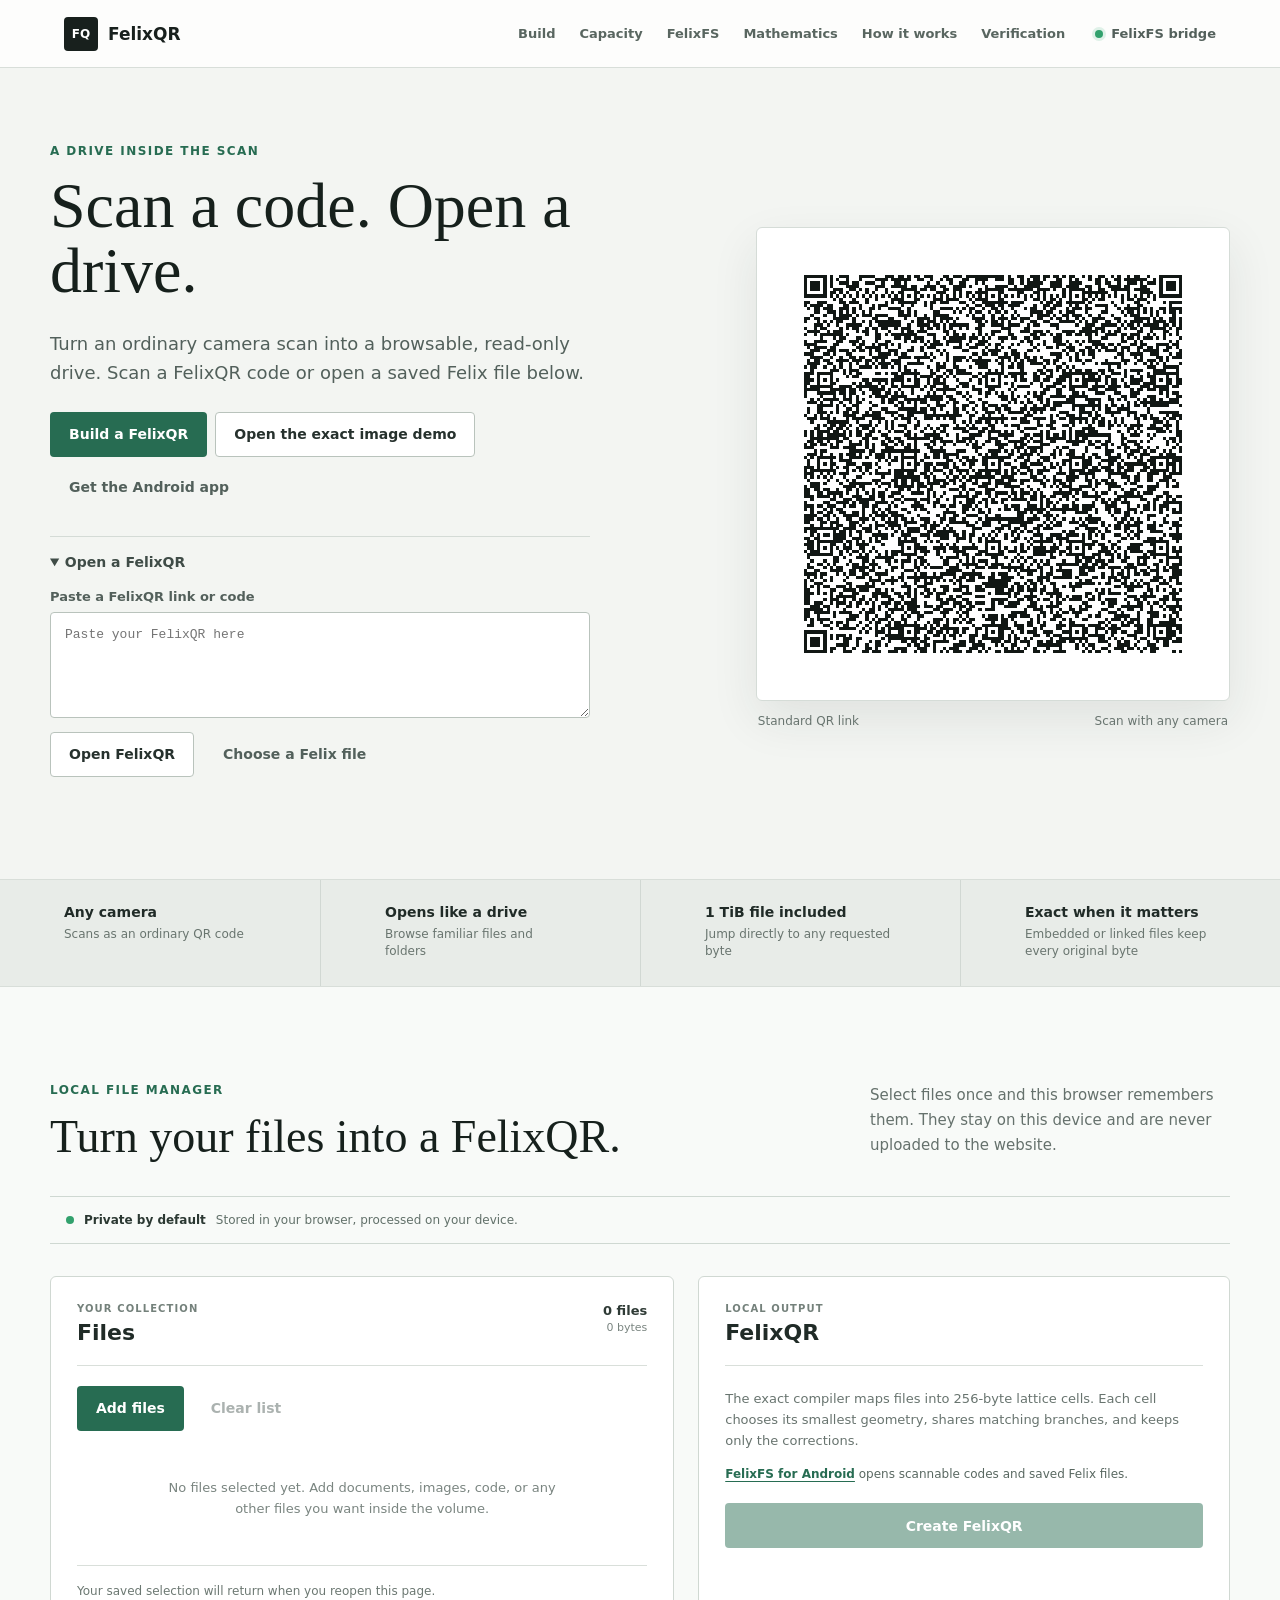
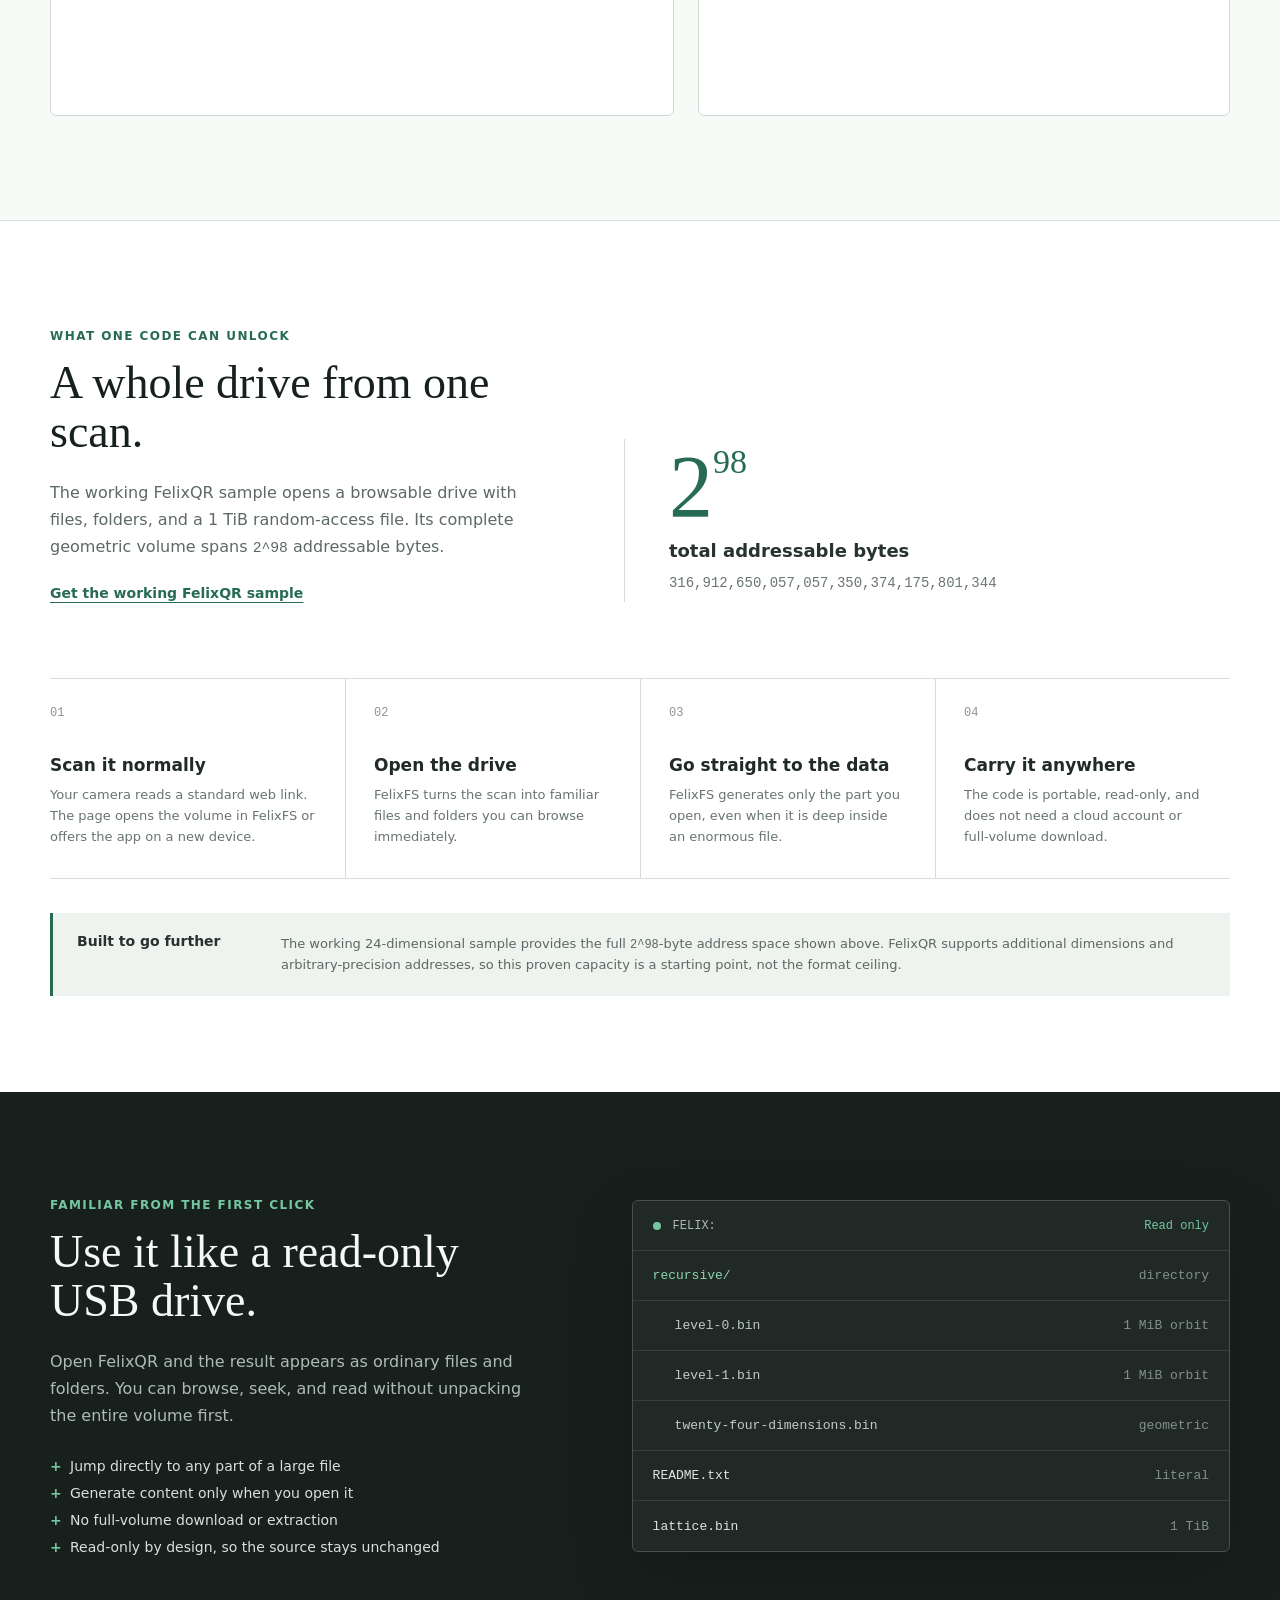
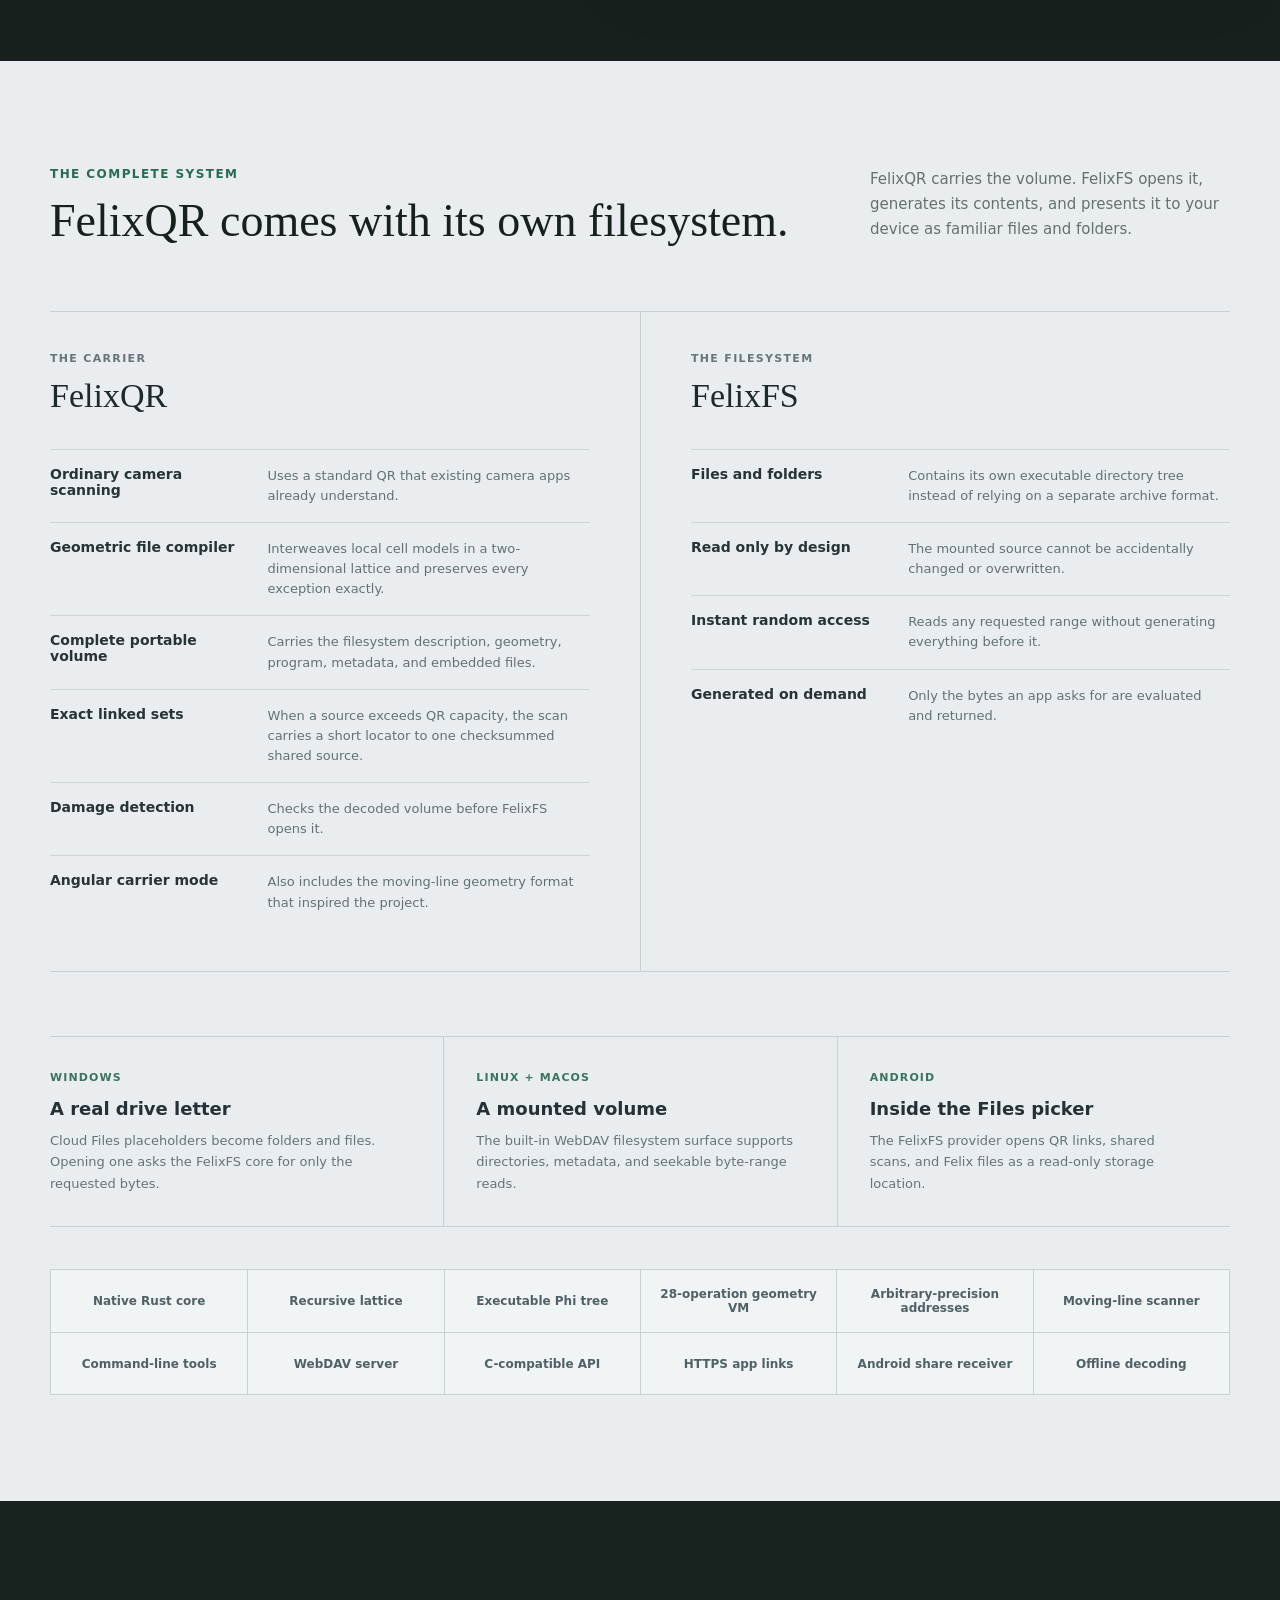
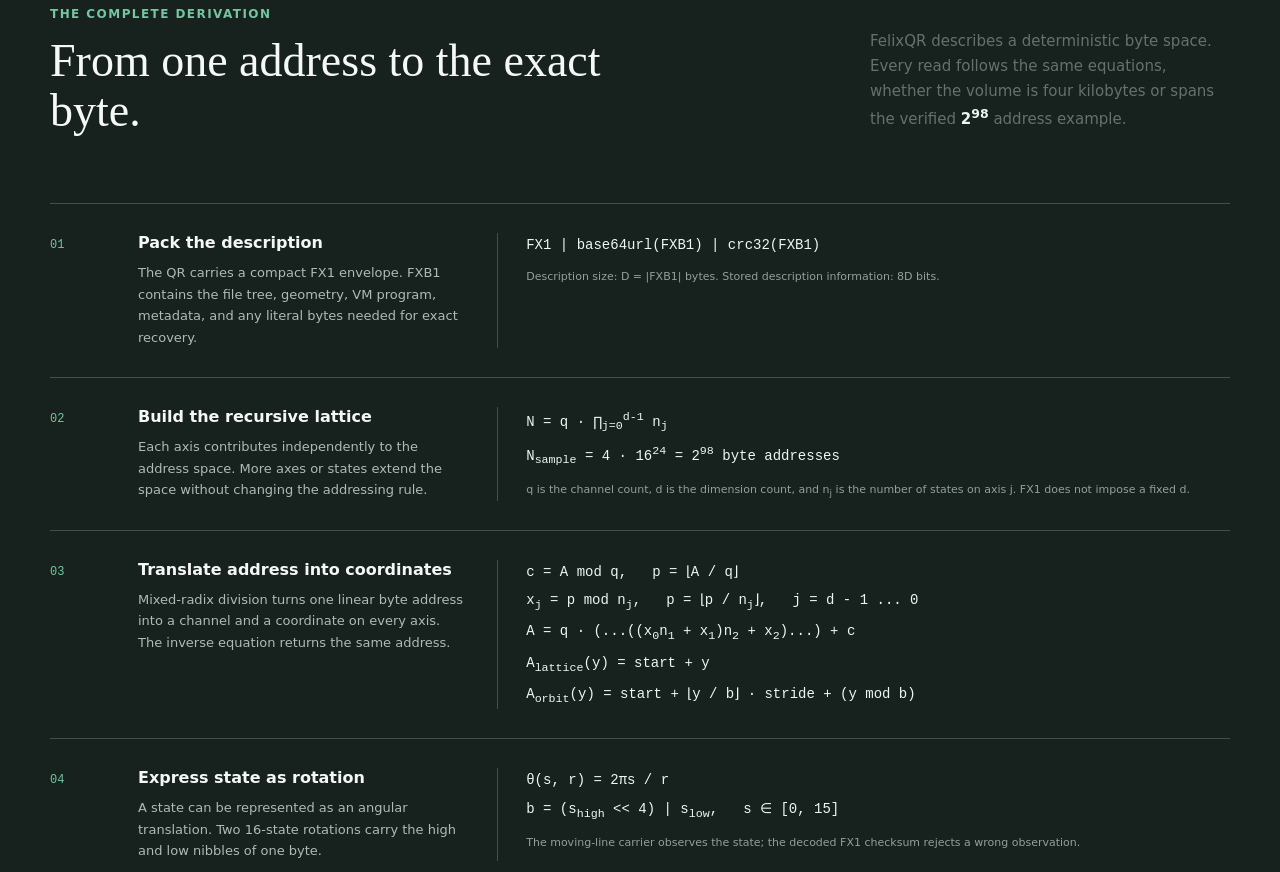
<file: index.html>
<!doctype html>
<html lang="en">
<head>
  <meta charset="utf-8">
  <meta name="viewport" content="width=device-width,initial-scale=1">
  <meta http-equiv="refresh" content="0;url=/open/">
  <title>FelixQR</title>
  <link rel="canonical" href="/open/">
</head>
<body>
  <p><a href="/open/">Open FelixQR</a></p>
</body>
</html>
</file>
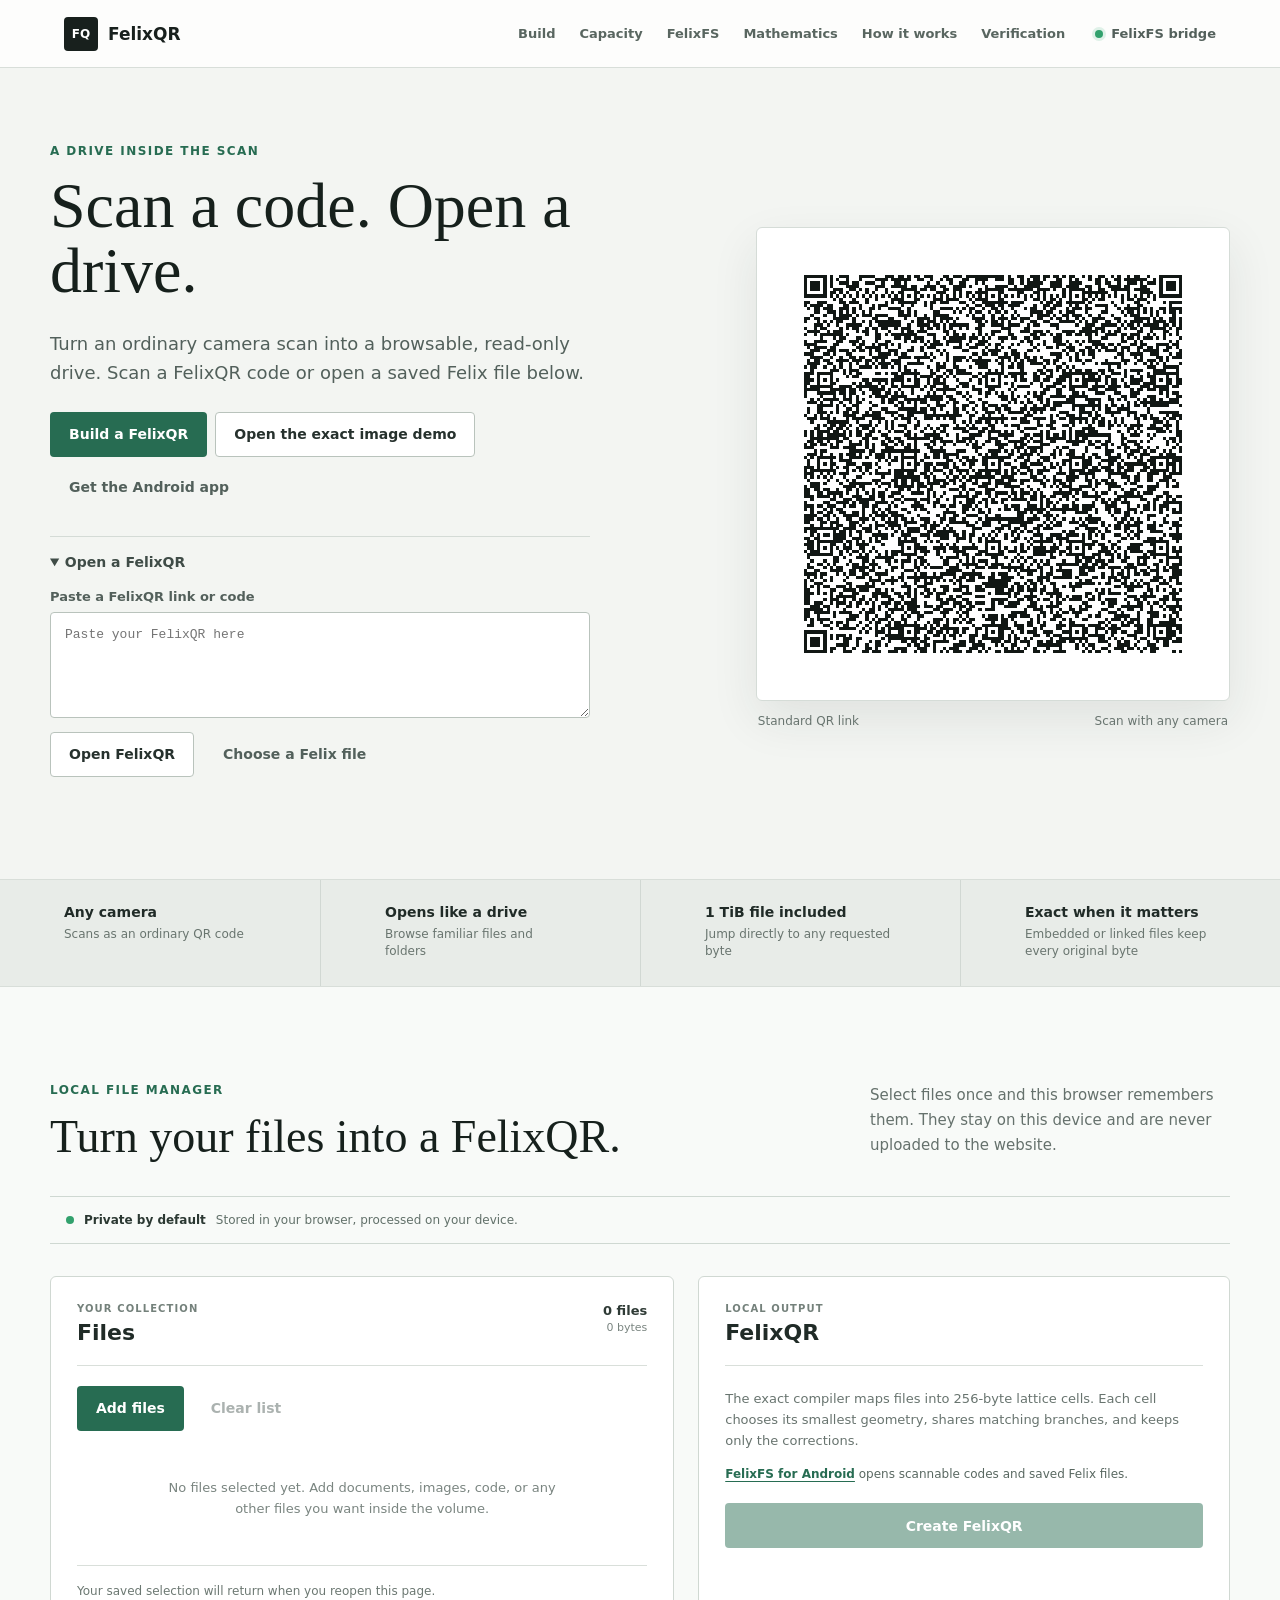
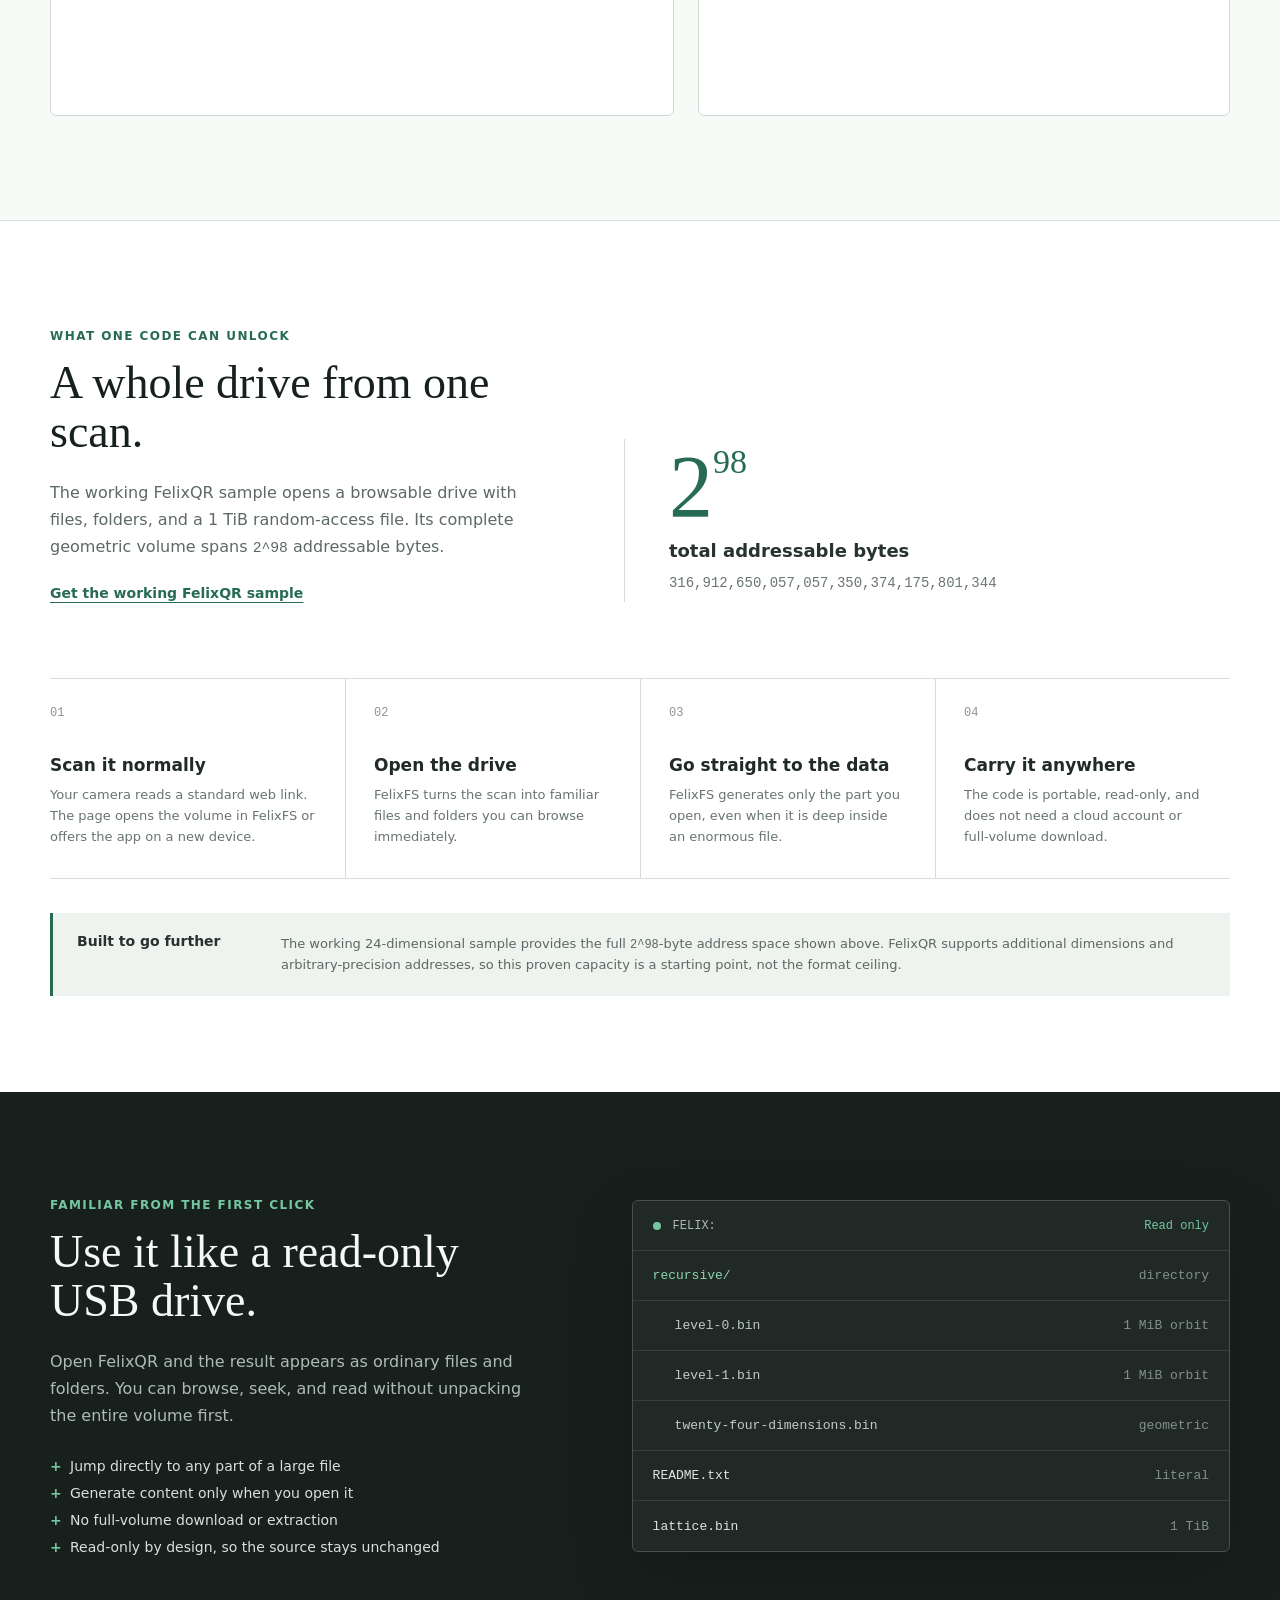
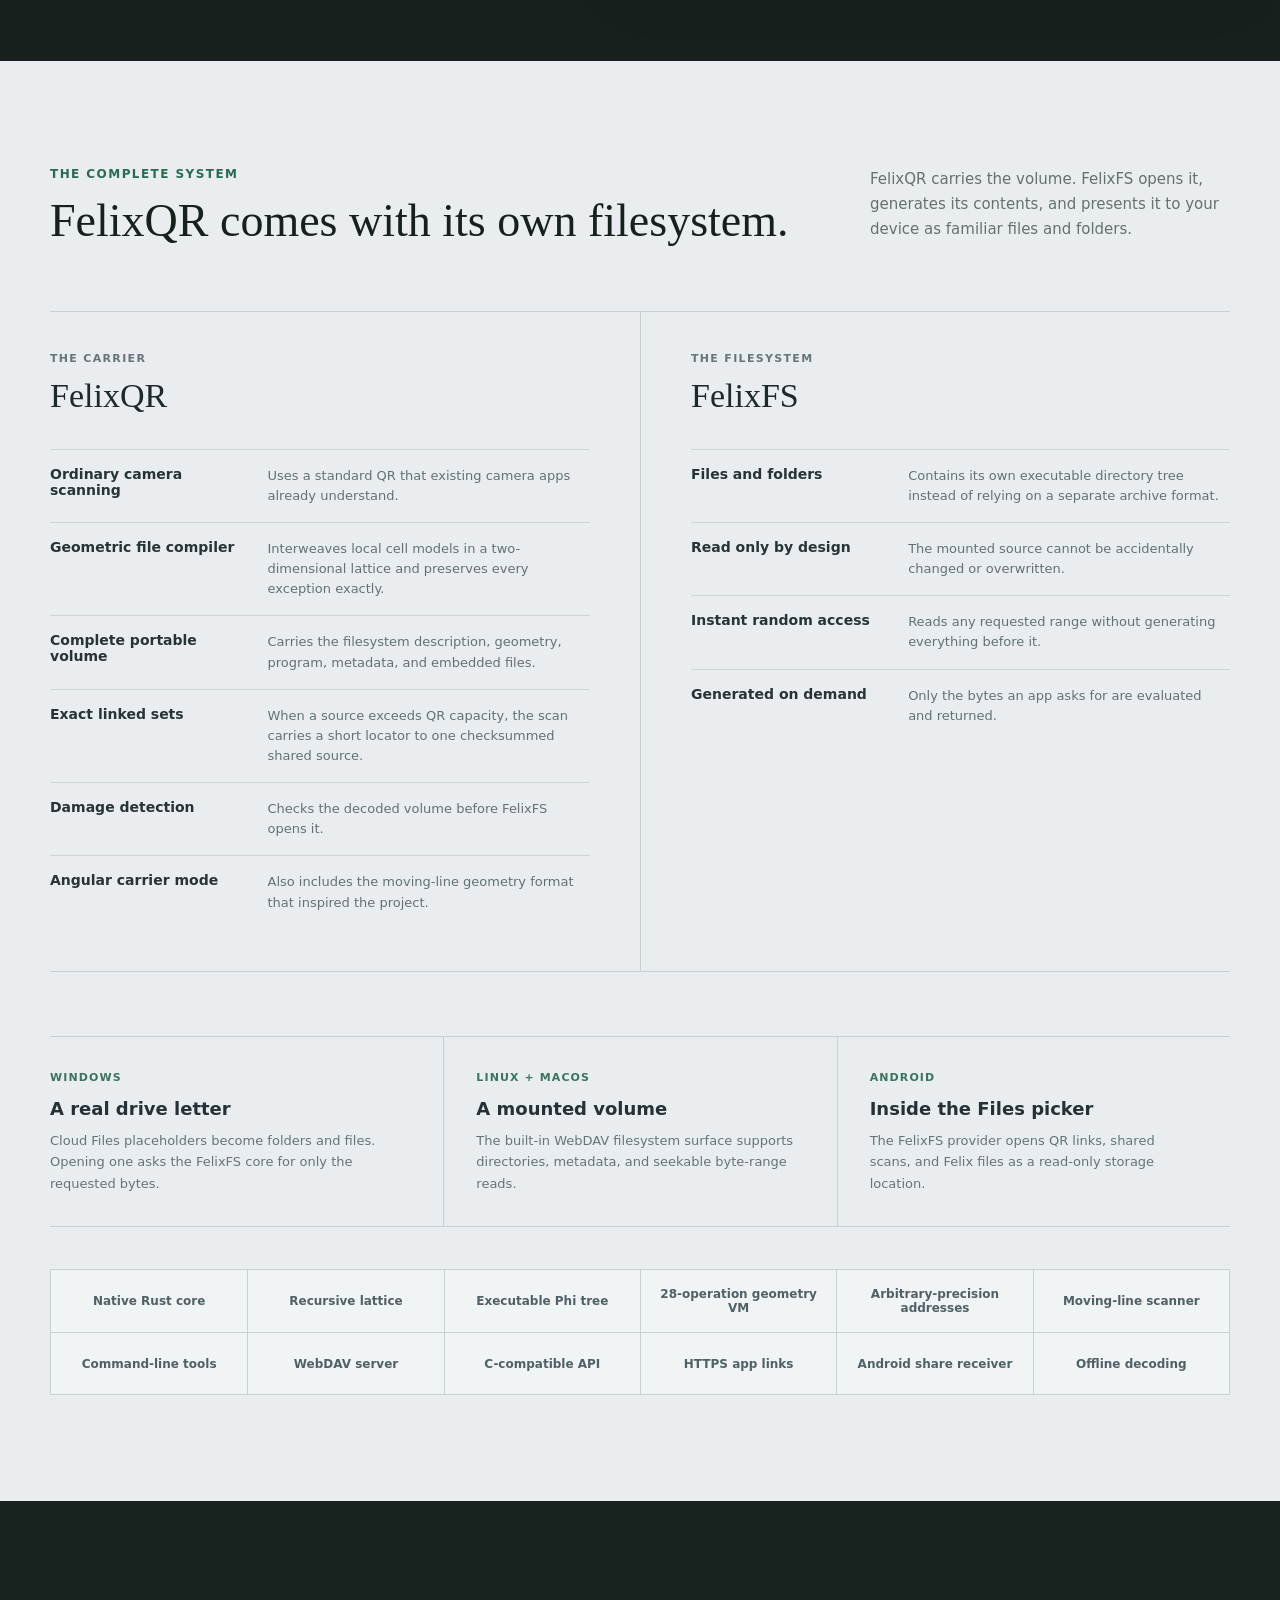
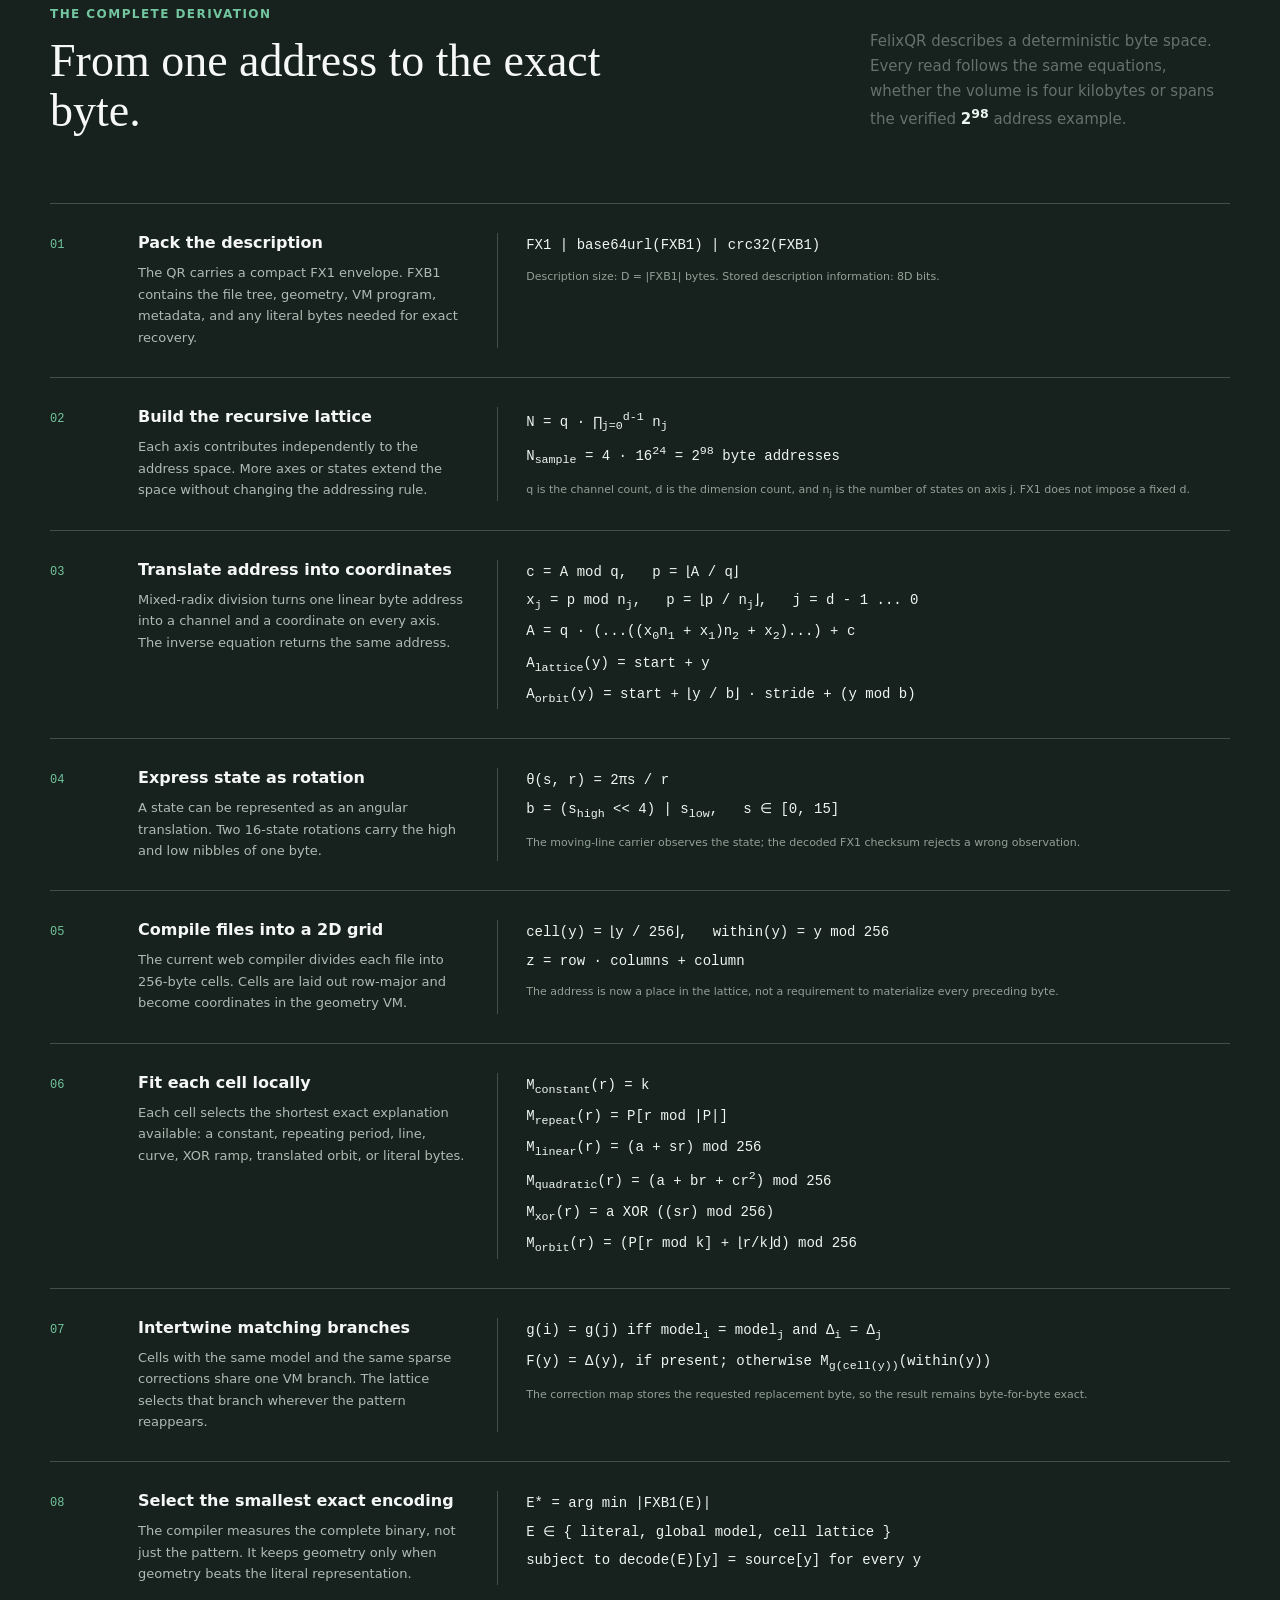
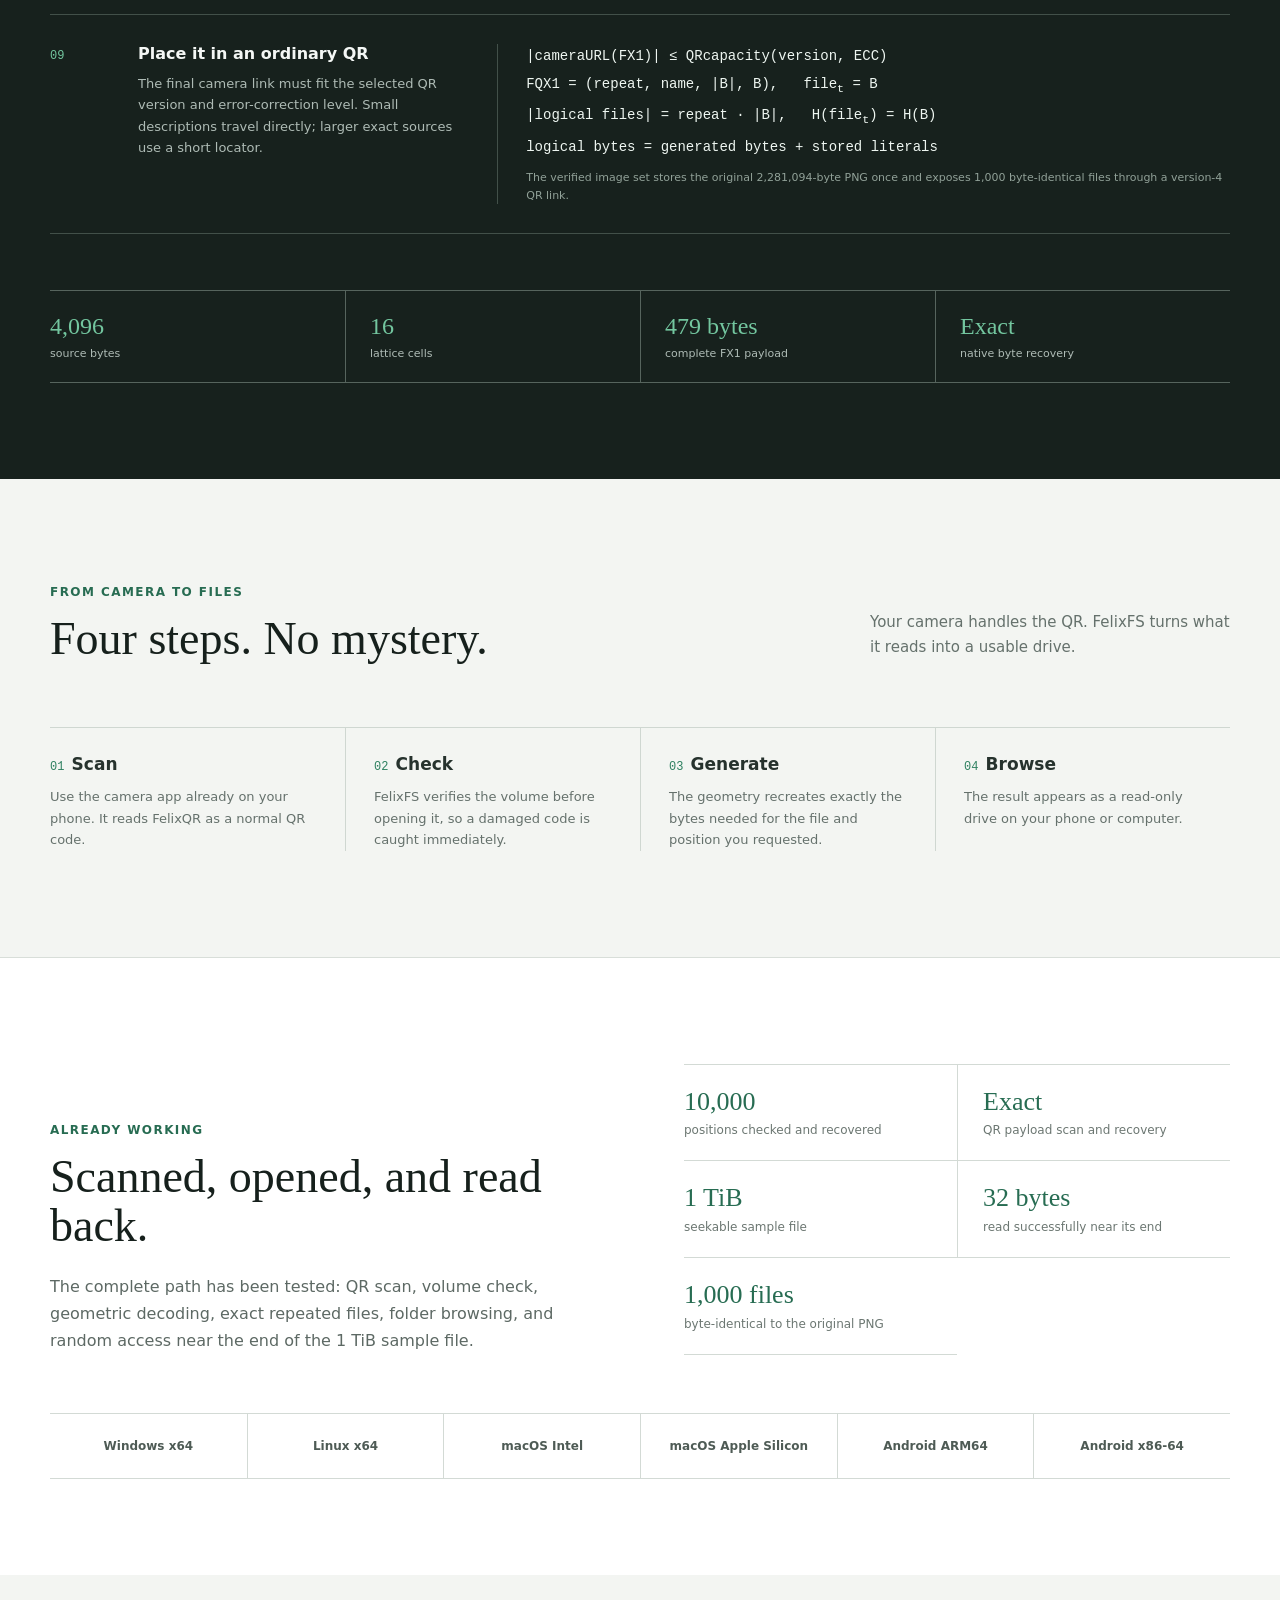
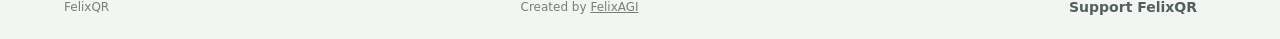
<file: open/index.html>
<!doctype html>
<html lang="en">
<head>
  <meta charset="utf-8">
  <meta name="viewport" content="width=device-width,initial-scale=1">
  <meta name="theme-color" content="#f3f5f2">
  <meta name="felix-phone-base" content="https://felixagi.github.io/open/">
  <title>FelixQR | Scan a code. Open a drive.</title>
  <link rel="stylesheet" href="style.css?v=9">
</head>
<body>
  <header class="topbar">
    <a class="brand" href="./" aria-label="FelixQR home">
      <span class="brand-mark" aria-hidden="true">FQ</span>
      <span>FelixQR</span>
    </a>
    <div class="topbar-actions">
      <nav class="site-nav" aria-label="Site sections">
        <a href="#builder" data-scroll="builder">Build</a>
        <a href="#capacity" data-scroll="capacity">Capacity</a>
        <a href="#felixfs" data-scroll="felixfs">FelixFS</a>
        <a href="#mathematics" data-scroll="mathematics">Mathematics</a>
        <a href="#architecture" data-scroll="architecture">How it works</a>
        <a href="#verification" data-scroll="verification">Verification</a>
      </nav>
      <span class="bridge-state"><span aria-hidden="true"></span>FelixFS bridge</span>
    </div>
  </header>

  <main>
    <section class="workspace" aria-labelledby="page-title">
      <div class="content">
        <p class="eyebrow">A drive inside the scan</p>
        <h1 id="page-title">Scan a code. Open a drive.</h1>
        <p class="lede" id="status" aria-live="polite">Checking this link for FelixQR data...</p>

        <div class="hero-actions">
          <a class="button primary" href="#builder" data-scroll="builder">Build a FelixQR</a>
          <a class="button secondary" href="image/?set=goat-1000.fqx">Open the exact image demo</a>
          <a class="button tertiary" href="FelixFS-Android.apk" download>Get the Android app</a>
        </div>

        <dl class="metadata" id="metadata" hidden>
          <div><dt>Type</dt><dd>FelixQR volume</dd></div>
          <div><dt>Code size</dt><dd id="payload-size">0 bytes</dd></div>
          <div><dt>Privacy</dt><dd>Stays on device</dd></div>
        </dl>

        <nav class="actions" id="actions" hidden aria-label="FelixQR actions">
          <a class="button primary" id="open-app" href="">Open in FelixFS</a>
          <a class="button secondary" href="FelixFS-Android.apk" download>Install FelixFS</a>
          <a class="button secondary" id="download" href="">Save Felix file</a>
        </nav>

        <details class="manual" id="manual">
          <summary>Open a FelixQR</summary>
          <form id="payload-form">
            <label for="payload-input">Paste a FelixQR link or code</label>
            <textarea id="payload-input" rows="4" spellcheck="false" autocomplete="off" placeholder="Paste your FelixQR here"></textarea>
            <div class="form-actions">
              <button class="button secondary" type="submit">Open FelixQR</button>
              <label class="file-button button tertiary" for="payload-file">Choose a Felix file</label>
              <input id="payload-file" type="file" accept=".fx1,text/plain">
            </div>
            <p class="form-message" id="form-message" aria-live="polite"></p>
          </form>
        </details>
      </div>

      <figure class="carrier">
        <div class="qr-frame">
          <img src="felix-qr.png?v=4" width="720" height="720" alt="A standard QR code carrying a FelixQR volume link">
        </div>
        <figcaption>
          <span>Standard QR link</span>
          <span>Scan with any camera</span>
        </figcaption>
      </figure>
    </section>

    <section class="facts" aria-label="FelixQR capabilities">
      <div><strong>Any camera</strong><span>Scans as an ordinary QR code</span></div>
      <div><strong>Opens like a drive</strong><span>Browse familiar files and folders</span></div>
      <div><strong>1 TiB file included</strong><span>Jump directly to any requested byte</span></div>
      <div><strong>Exact when it matters</strong><span>Embedded or linked files keep every original byte</span></div>
    </section>

    <section class="builder" id="builder" aria-labelledby="builder-title">
      <div class="section-inner">
        <div class="section-heading builder-heading">
          <div>
            <p class="eyebrow">Local file manager</p>
            <h2 id="builder-title">Turn your files into a FelixQR.</h2>
          </div>
          <p>Select files once and this browser remembers them. They stay on this device and are never uploaded to the website.</p>
        </div>

        <div class="local-notice"><span aria-hidden="true"></span><strong>Private by default</strong><span>Stored in your browser, processed on your device.</span></div>

        <div class="builder-grid">
          <section class="file-manager" aria-labelledby="files-title">
            <header class="tool-header">
              <div>
                <p class="tool-label">Your collection</p>
                <h3 id="files-title">Files</h3>
              </div>
              <div class="file-summary"><strong id="file-count">0 files</strong><span id="file-total">0 bytes</span></div>
            </header>

            <div class="manager-actions">
              <label class="button primary" for="builder-files">Add files</label>
              <input id="builder-files" type="file" multiple>
              <button class="button tertiary" id="clear-files" type="button" disabled>Clear list</button>
            </div>

            <p class="files-empty" id="files-empty">No files selected yet. Add documents, images, code, or any other files you want inside the volume.</p>
            <ul class="managed-files" id="managed-files" aria-live="polite"></ul>
            <p class="builder-message" id="builder-message" aria-live="polite">Your saved selection will return when you reopen this page.</p>
          </section>

          <section class="builder-output" aria-labelledby="output-title">
            <header class="tool-header">
              <div>
                <p class="tool-label">Local output</p>
                <h3 id="output-title">FelixQR</h3>
              </div>
            </header>
            <p class="output-intro">The exact compiler maps files into 256-byte lattice cells. Each cell chooses its smallest geometry, shares matching branches, and keeps only the corrections.</p>
            <p class="app-requirement"><a href="FelixFS-Android.apk" download>FelixFS for Android</a> opens scannable codes and saved Felix files.</p>
            <button class="button primary build-button" id="build-felixqr" type="button" disabled>Create FelixQR</button>

            <div class="builder-result" id="builder-result" hidden>
              <canvas id="built-qr" width="520" height="520" hidden aria-label="Generated FelixQR code"></canvas>
              <p id="result-message"></p>
              <dl>
                <div><dt>Felix file</dt><dd id="result-size">0 bytes</dd></div>
                <div><dt>Files</dt><dd id="result-files">0</dd></div>
                <div><dt>Compiler</dt><dd id="result-encoding">Exact</dd></div>
                <div><dt>Reduced</dt><dd id="result-savings">0 bytes</dd></div>
              </dl>
              <div class="result-actions">
                <a class="button primary" id="open-built-app" href="" hidden>Open in FelixFS</a>
                <a class="button secondary" id="download-built-fx1" href="">Save Felix file</a>
                <button class="button tertiary" id="copy-built-link" type="button" hidden>Copy FelixQR link</button>
                <a class="button secondary" id="download-built-qr" hidden>Save QR as PNG</a>
              </div>
            </div>
          </section>
        </div>
      </div>
    </section>

    <section class="capacity" id="capacity" aria-labelledby="capacity-title">
      <div class="section-inner capacity-grid">
        <div class="section-intro">
          <p class="eyebrow">What one code can unlock</p>
          <h2 id="capacity-title">A whole drive from one scan.</h2>
          <p>The working FelixQR sample opens a browsable drive with files, folders, and a 1 TiB random-access file. Its complete geometric volume spans <code>2^98</code> addressable bytes.</p>
          <a class="text-link" href="felix-sample.fx1" download>Get the working FelixQR sample</a>
        </div>
        <div class="capacity-readout" aria-label="FelixQR verified total addressable capacity">
          <span class="power">2<sup>98</sup></span>
          <span class="capacity-label">total addressable bytes</span>
          <output>316,912,650,057,057,350,374,175,801,344</output>
        </div>
      </div>

      <div class="section-inner pipeline" aria-label="FelixQR capacity pipeline">
        <div>
          <span class="step">01</span>
          <strong>Scan it normally</strong>
          <p>Your camera reads a standard web link. The page opens the volume in FelixFS or offers the app on a new device.</p>
        </div>
        <div>
          <span class="step">02</span>
          <strong>Open the drive</strong>
          <p>FelixFS turns the scan into familiar files and folders you can browse immediately.</p>
        </div>
        <div>
          <span class="step">03</span>
          <strong>Go straight to the data</strong>
          <p>FelixFS generates only the part you open, even when it is deep inside an enormous file.</p>
        </div>
        <div>
          <span class="step">04</span>
          <strong>Carry it anywhere</strong>
          <p>The code is portable, read-only, and does not need a cloud account or full-volume download.</p>
        </div>
      </div>

      <aside class="capacity-note section-inner">
        <strong>Built to go further</strong>
        <p>The working 24-dimensional sample provides the full <code>2^98</code>-byte address space shown above. FelixQR supports additional dimensions and arbitrary-precision addresses, so this proven capacity is a starting point, not the format ceiling.</p>
      </aside>
    </section>

    <section class="volume-showcase" aria-labelledby="volume-title">
      <div class="section-inner volume-grid">
        <div>
          <p class="eyebrow light">Familiar from the first click</p>
          <h2 id="volume-title">Use it like a read-only USB drive.</h2>
          <p>Open FelixQR and the result appears as ordinary files and folders. You can browse, seek, and read without unpacking the entire volume first.</p>
          <ul class="feature-list">
            <li>Jump directly to any part of a large file</li>
            <li>Generate content only when you open it</li>
            <li>No full-volume download or extraction</li>
            <li>Read-only by design, so the source stays unchanged</li>
          </ul>
        </div>
        <div class="file-browser" aria-label="Verified FelixFS sample directory">
          <div class="file-browser-bar"><span></span><span>FELIX:</span><span>Read only</span></div>
          <div class="file-row directory"><span>recursive/</span><small>directory</small></div>
          <div class="file-row nested"><span>level-0.bin</span><small>1 MiB orbit</small></div>
          <div class="file-row nested"><span>level-1.bin</span><small>1 MiB orbit</small></div>
          <div class="file-row nested"><span>twenty-four-dimensions.bin</span><small>geometric</small></div>
          <div class="file-row"><span>README.txt</span><small>literal</small></div>
          <div class="file-row"><span>lattice.bin</span><small>1 TiB</small></div>
        </div>
      </div>
    </section>

    <section class="system" id="felixfs" aria-labelledby="system-title">
      <div class="section-inner">
        <div class="section-heading system-heading">
          <div>
            <p class="eyebrow">The complete system</p>
            <h2 id="system-title">FelixQR comes with its own filesystem.</h2>
          </div>
          <p>FelixQR carries the volume. FelixFS opens it, generates its contents, and presents it to your device as familiar files and folders.</p>
        </div>

        <div class="system-pair">
          <section aria-labelledby="carrier-title">
            <p class="system-label">The carrier</p>
            <h3 id="carrier-title">FelixQR</h3>
            <ul>
              <li><strong>Ordinary camera scanning</strong><span>Uses a standard QR that existing camera apps already understand.</span></li>
              <li><strong>Geometric file compiler</strong><span>Interweaves local cell models in a two-dimensional lattice and preserves every exception exactly.</span></li>
              <li><strong>Complete portable volume</strong><span>Carries the filesystem description, geometry, program, metadata, and embedded files.</span></li>
              <li><strong>Exact linked sets</strong><span>When a source exceeds QR capacity, the scan carries a short locator to one checksummed shared source.</span></li>
              <li><strong>Damage detection</strong><span>Checks the decoded volume before FelixFS opens it.</span></li>
              <li><strong>Angular carrier mode</strong><span>Also includes the moving-line geometry format that inspired the project.</span></li>
            </ul>
          </section>
          <section aria-labelledby="filesystem-title">
            <p class="system-label">The filesystem</p>
            <h3 id="filesystem-title">FelixFS</h3>
            <ul>
              <li><strong>Files and folders</strong><span>Contains its own executable directory tree instead of relying on a separate archive format.</span></li>
              <li><strong>Read only by design</strong><span>The mounted source cannot be accidentally changed or overwritten.</span></li>
              <li><strong>Instant random access</strong><span>Reads any requested range without generating everything before it.</span></li>
              <li><strong>Generated on demand</strong><span>Only the bytes an app asks for are evaluated and returned.</span></li>
            </ul>
          </section>
        </div>

        <div class="platform-detail" aria-label="FelixFS platform integration">
          <article>
            <span>Windows</span>
            <h3>A real drive letter</h3>
            <p>Cloud Files placeholders become folders and files. Opening one asks the FelixFS core for only the requested bytes.</p>
          </article>
          <article>
            <span>Linux + macOS</span>
            <h3>A mounted volume</h3>
            <p>The built-in WebDAV filesystem surface supports directories, metadata, and seekable byte-range reads.</p>
          </article>
          <article>
            <span>Android</span>
            <h3>Inside the Files picker</h3>
            <p>The FelixFS provider opens QR links, shared scans, and Felix files as a read-only storage location.</p>
          </article>
        </div>

        <div class="included-strip" aria-label="Additional included features">
          <span>Native Rust core</span>
          <span>Recursive lattice</span>
          <span>Executable Phi tree</span>
          <span>28-operation geometry VM</span>
          <span>Arbitrary-precision addresses</span>
          <span>Moving-line scanner</span>
          <span>Command-line tools</span>
          <span>WebDAV server</span>
          <span>C-compatible API</span>
          <span>HTTPS app links</span>
          <span>Android share receiver</span>
          <span>Offline decoding</span>
        </div>
      </div>
    </section>

    <section class="mathematics" id="mathematics" aria-labelledby="mathematics-title">
      <div class="section-inner">
        <div class="section-heading math-heading">
          <div>
            <p class="eyebrow">The complete derivation</p>
            <h2 id="mathematics-title">From one address to the exact byte.</h2>
          </div>
          <p>FelixQR describes a deterministic byte space. Every read follows the same equations, whether the volume is four kilobytes or spans the verified <strong>2<sup>98</sup></strong> address example.</p>
        </div>

        <ol class="math-sequence">
          <li class="math-step">
            <span class="math-index">01</span>
            <div class="math-copy">
              <h3>Pack the description</h3>
              <p>The QR carries a compact FX1 envelope. FXB1 contains the file tree, geometry, VM program, metadata, and any literal bytes needed for exact recovery.</p>
            </div>
            <div class="equation" aria-label="FX1 envelope equation">
              <code>FX1 | base64url(FXB1) | crc32(FXB1)</code>
              <small>Description size: D = |FXB1| bytes. Stored description information: 8D bits.</small>
            </div>
          </li>

          <li class="math-step">
            <span class="math-index">02</span>
            <div class="math-copy">
              <h3>Build the recursive lattice</h3>
              <p>Each axis contributes independently to the address space. More axes or states extend the space without changing the addressing rule.</p>
            </div>
            <div class="equation" aria-label="Recursive lattice capacity equations">
              <code>N = q &middot; &prod;<sub>j=0</sub><sup>d-1</sup> n<sub>j</sub></code>
              <code>N<sub>sample</sub> = 4 &middot; 16<sup>24</sup> = 2<sup>98</sup> byte addresses</code>
              <small>q is the channel count, d is the dimension count, and n<sub>j</sub> is the number of states on axis j. FX1 does not impose a fixed d.</small>
            </div>
          </li>

          <li class="math-step">
            <span class="math-index">03</span>
            <div class="math-copy">
              <h3>Translate address into coordinates</h3>
              <p>Mixed-radix division turns one linear byte address into a channel and a coordinate on every axis. The inverse equation returns the same address.</p>
            </div>
            <div class="equation" aria-label="Mixed radix address equations">
              <code>c = A mod q, &nbsp; p = &lfloor;A / q&rfloor;</code>
              <code>x<sub>j</sub> = p mod n<sub>j</sub>, &nbsp; p = &lfloor;p / n<sub>j</sub>&rfloor;, &nbsp; j = d - 1 ... 0</code>
              <code>A = q &middot; (...((x<sub>0</sub>n<sub>1</sub> + x<sub>1</sub>)n<sub>2</sub> + x<sub>2</sub>)...) + c</code>
              <code>A<sub>lattice</sub>(y) = start + y</code>
              <code>A<sub>orbit</sub>(y) = start + &lfloor;y / b&rfloor; &middot; stride + (y mod b)</code>
            </div>
          </li>

          <li class="math-step">
            <span class="math-index">04</span>
            <div class="math-copy">
              <h3>Express state as rotation</h3>
              <p>A state can be represented as an angular translation. Two 16-state rotations carry the high and low nibbles of one byte.</p>
            </div>
            <div class="equation" aria-label="Angular translation equations">
              <code>&theta;(s, r) = 2&pi;s / r</code>
              <code>b = (s<sub>high</sub> &lt;&lt; 4) | s<sub>low</sub>, &nbsp; s &isin; [0, 15]</code>
              <small>The moving-line carrier observes the state; the decoded FX1 checksum rejects a wrong observation.</small>
            </div>
          </li>

          <li class="math-step">
            <span class="math-index">05</span>
            <div class="math-copy">
              <h3>Compile files into a 2D grid</h3>
              <p>The current web compiler divides each file into 256-byte cells. Cells are laid out row-major and become coordinates in the geometry VM.</p>
            </div>
            <div class="equation" aria-label="Two dimensional file lattice equations">
              <code>cell(y) = &lfloor;y / 256&rfloor;, &nbsp; within(y) = y mod 256</code>
              <code>z = row &middot; columns + column</code>
              <small>The address is now a place in the lattice, not a requirement to materialize every preceding byte.</small>
            </div>
          </li>

          <li class="math-step">
            <span class="math-index">06</span>
            <div class="math-copy">
              <h3>Fit each cell locally</h3>
              <p>Each cell selects the shortest exact explanation available: a constant, repeating period, line, curve, XOR ramp, translated orbit, or literal bytes.</p>
            </div>
            <div class="equation" aria-label="Local byte model equations">
              <code>M<sub>constant</sub>(r) = k</code>
              <code>M<sub>repeat</sub>(r) = P[r mod |P|]</code>
              <code>M<sub>linear</sub>(r) = (a + sr) mod 256</code>
              <code>M<sub>quadratic</sub>(r) = (a + br + cr<sup>2</sup>) mod 256</code>
              <code>M<sub>xor</sub>(r) = a XOR ((sr) mod 256)</code>
              <code>M<sub>orbit</sub>(r) = (P[r mod k] + &lfloor;r/k&rfloor;d) mod 256</code>
            </div>
          </li>

          <li class="math-step">
            <span class="math-index">07</span>
            <div class="math-copy">
              <h3>Intertwine matching branches</h3>
              <p>Cells with the same model and the same sparse corrections share one VM branch. The lattice selects that branch wherever the pattern reappears.</p>
            </div>
            <div class="equation" aria-label="Branch sharing and correction equations">
              <code>g(i) = g(j) iff model<sub>i</sub> = model<sub>j</sub> and &Delta;<sub>i</sub> = &Delta;<sub>j</sub></code>
              <code>F(y) = &Delta;(y), if present; otherwise M<sub>g(cell(y))</sub>(within(y))</code>
              <small>The correction map stores the requested replacement byte, so the result remains byte-for-byte exact.</small>
            </div>
          </li>

          <li class="math-step">
            <span class="math-index">08</span>
            <div class="math-copy">
              <h3>Select the smallest exact encoding</h3>
              <p>The compiler measures the complete binary, not just the pattern. It keeps geometry only when geometry beats the literal representation.</p>
            </div>
            <div class="equation" aria-label="Encoding optimization equation">
              <code>E* = arg min |FXB1(E)|</code>
              <code>E &isin; { literal, global model, cell lattice }</code>
              <code>subject to decode(E)[y] = source[y] for every y</code>
            </div>
          </li>

          <li class="math-step">
            <span class="math-index">09</span>
            <div class="math-copy">
              <h3>Place it in an ordinary QR</h3>
              <p>The final camera link must fit the selected QR version and error-correction level. Small descriptions travel directly; larger exact sources use a short locator.</p>
            </div>
            <div class="equation" aria-label="QR fit equation">
              <code>|cameraURL(FX1)| &le; QRcapacity(version, ECC)</code>
              <code>FQX1 = (repeat, name, |B|, B), &nbsp; file<sub>t</sub> = B</code>
              <code>|logical files| = repeat &middot; |B|, &nbsp; H(file<sub>t</sub>) = H(B)</code>
              <code>logical bytes = generated bytes + stored literals</code>
              <small>The verified image set stores the original 2,281,094-byte PNG once and exposes 1,000 byte-identical files through a version-4 QR link.</small>
            </div>
          </li>
        </ol>

        <dl class="math-proof" aria-label="Verified compiler example">
          <div><dt>4,096</dt><dd>source bytes</dd></div>
          <div><dt>16</dt><dd>lattice cells</dd></div>
          <div><dt>479 bytes</dt><dd>complete FX1 payload</dd></div>
          <div><dt>Exact</dt><dd>native byte recovery</dd></div>
        </dl>
      </div>
    </section>

    <section class="architecture" id="architecture" aria-labelledby="architecture-title">
      <div class="section-inner">
        <div class="section-heading">
          <div>
            <p class="eyebrow">From camera to files</p>
            <h2 id="architecture-title">Four steps. No mystery.</h2>
          </div>
          <p>Your camera handles the QR. FelixFS turns what it reads into a usable drive.</p>
        </div>
        <ol class="stage-list">
          <li><span>Scan</span><p>Use the camera app already on your phone. It reads FelixQR as a normal QR code.</p></li>
          <li><span>Check</span><p>FelixFS verifies the volume before opening it, so a damaged code is caught immediately.</p></li>
          <li><span>Generate</span><p>The geometry recreates exactly the bytes needed for the file and position you requested.</p></li>
          <li><span>Browse</span><p>The result appears as a read-only drive on your phone or computer.</p></li>
        </ol>
      </div>
    </section>

    <section class="verification" id="verification" aria-labelledby="verification-title">
      <div class="section-inner verification-grid">
        <div class="section-intro">
          <p class="eyebrow">Already working</p>
          <h2 id="verification-title">Scanned, opened, and read back.</h2>
          <p>The complete path has been tested: QR scan, volume check, geometric decoding, exact repeated files, folder browsing, and random access near the end of the 1 TiB sample file.</p>
        </div>
        <dl class="verification-stats">
          <div><dt>10,000</dt><dd>positions checked and recovered</dd></div>
          <div><dt>Exact</dt><dd>QR payload scan and recovery</dd></div>
          <div><dt>1 TiB</dt><dd>seekable sample file</dd></div>
          <div><dt>32 bytes</dt><dd>read successfully near its end</dd></div>
          <div><dt>1,000 files</dt><dd>byte-identical to the original PNG</dd></div>
        </dl>
      </div>
      <div class="section-inner platforms" aria-label="Built platforms">
        <span>Windows x64</span>
        <span>Linux x64</span>
        <span>macOS Intel</span>
        <span>macOS Apple Silicon</span>
        <span>Android ARM64</span>
        <span>Android x86-64</span>
      </div>
    </section>
  </main>

  <footer>
    <span>FelixQR</span>
    <span>Created by <a href="https://github.com/FelixAGI">FelixAGI</a></span>
    <a class="button tertiary" href="https://ko-fi.com/rammibean" target="_blank" rel="noopener noreferrer">Support FelixQR</a>
  </footer>

  <script src="link.js?v=4"></script>
  <script src="qrcode.bundle.js?v=4"></script>
  <script src="felix-builder-core.js?v=11"></script>
  <script src="app.js?v=4"></script>
  <script src="file-manager.js?v=10"></script>
</body>
</html>
</file>
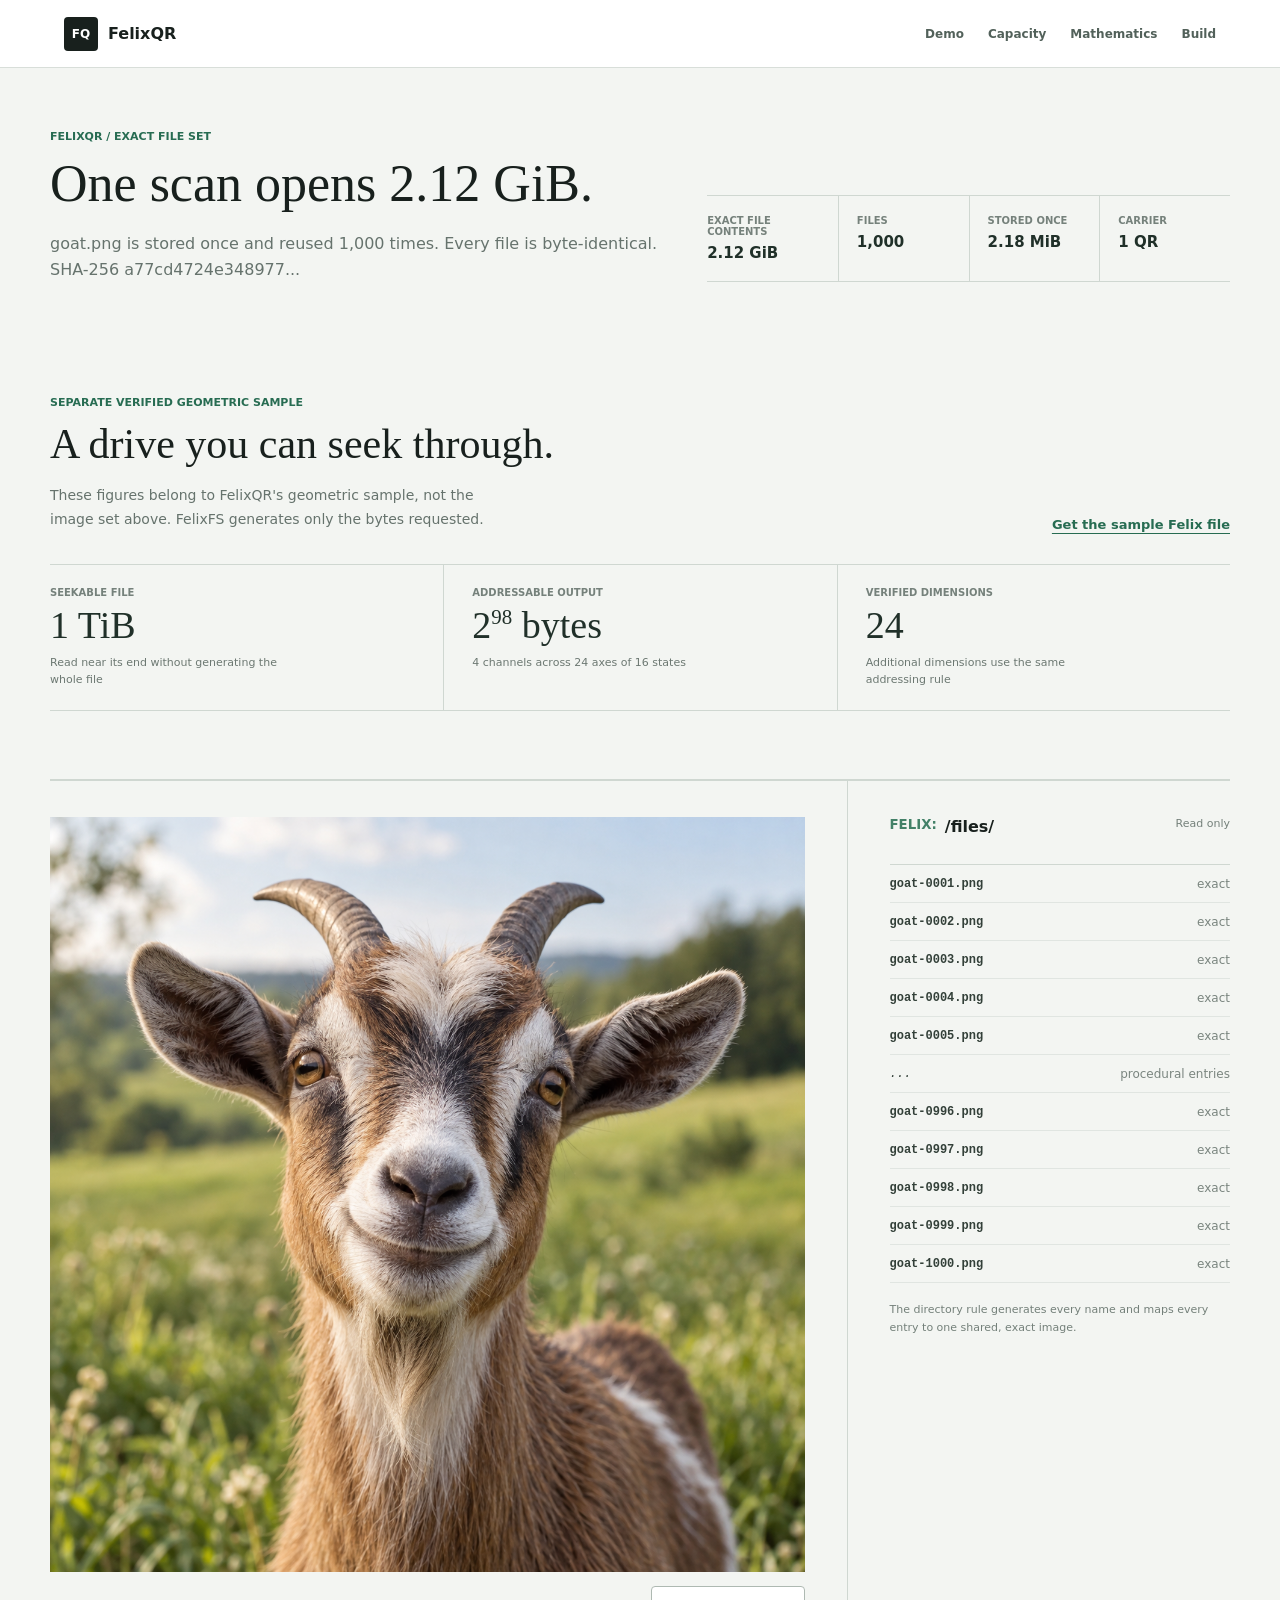
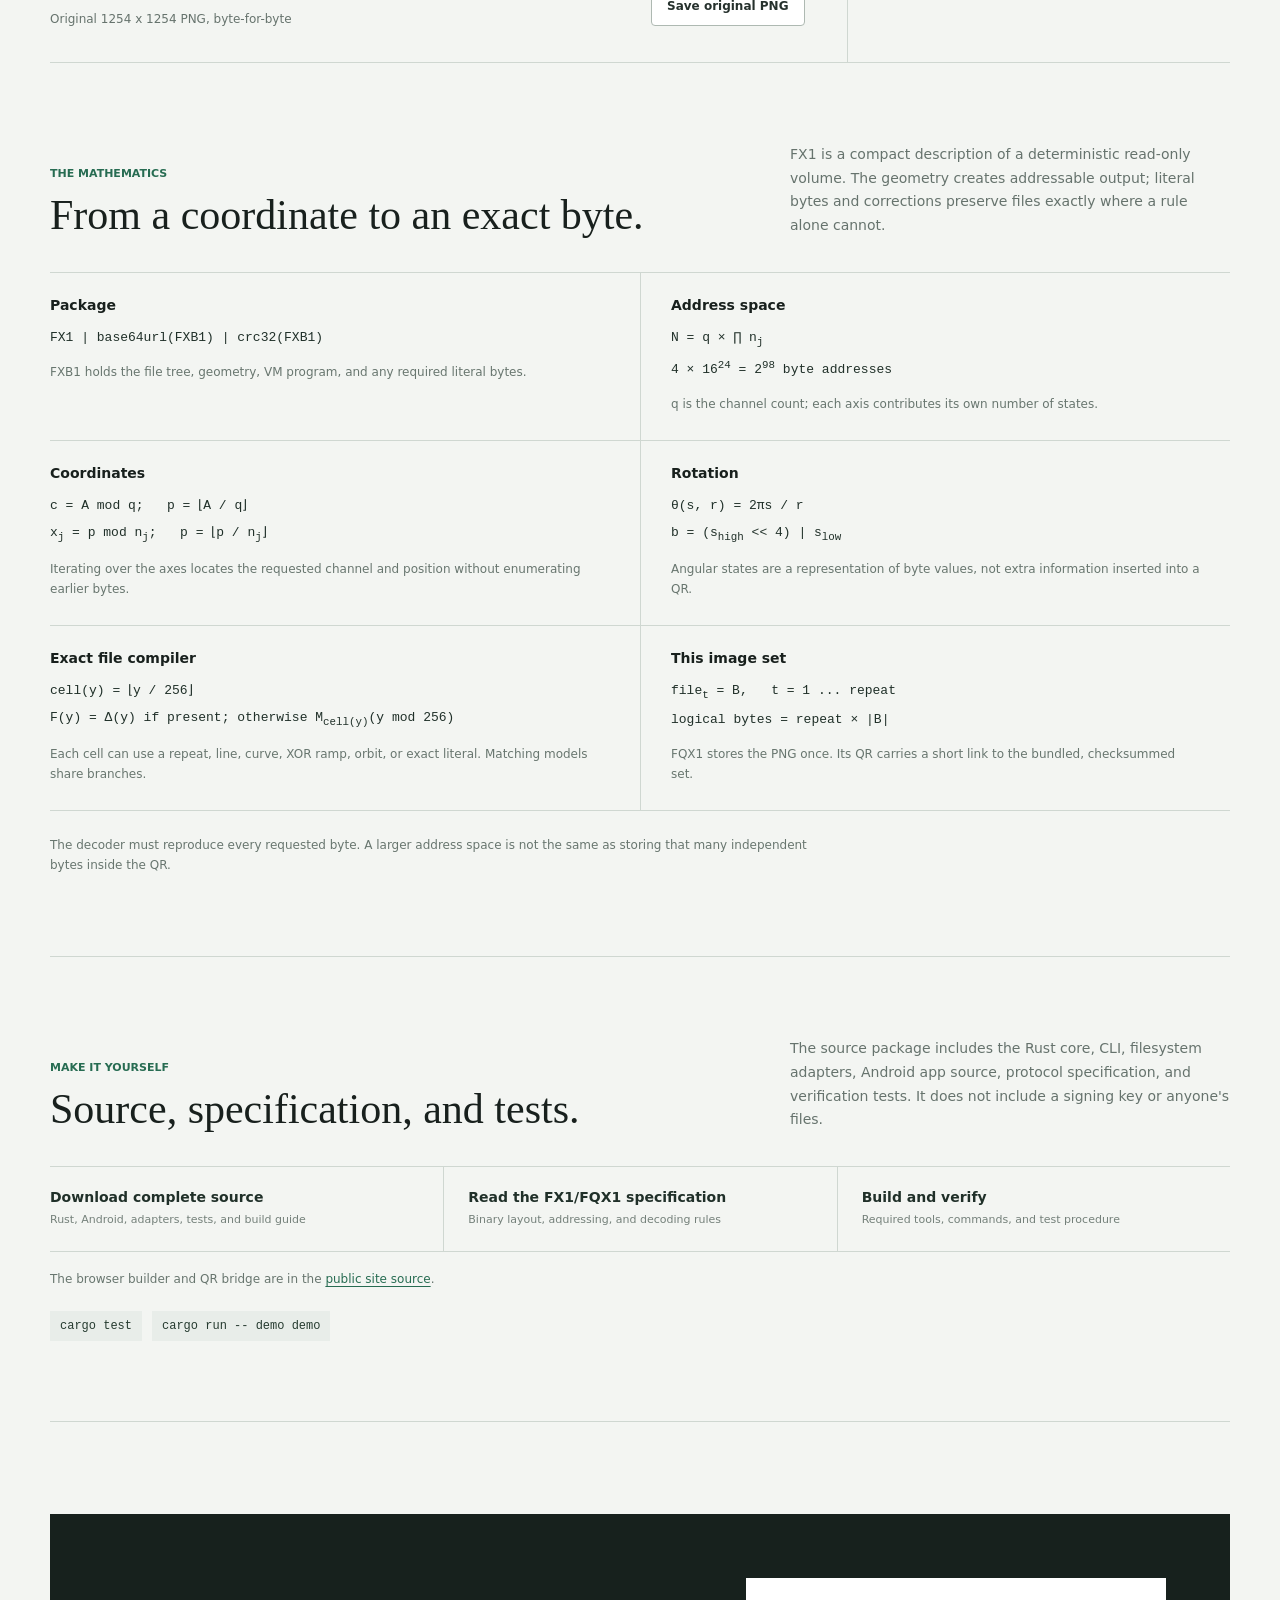
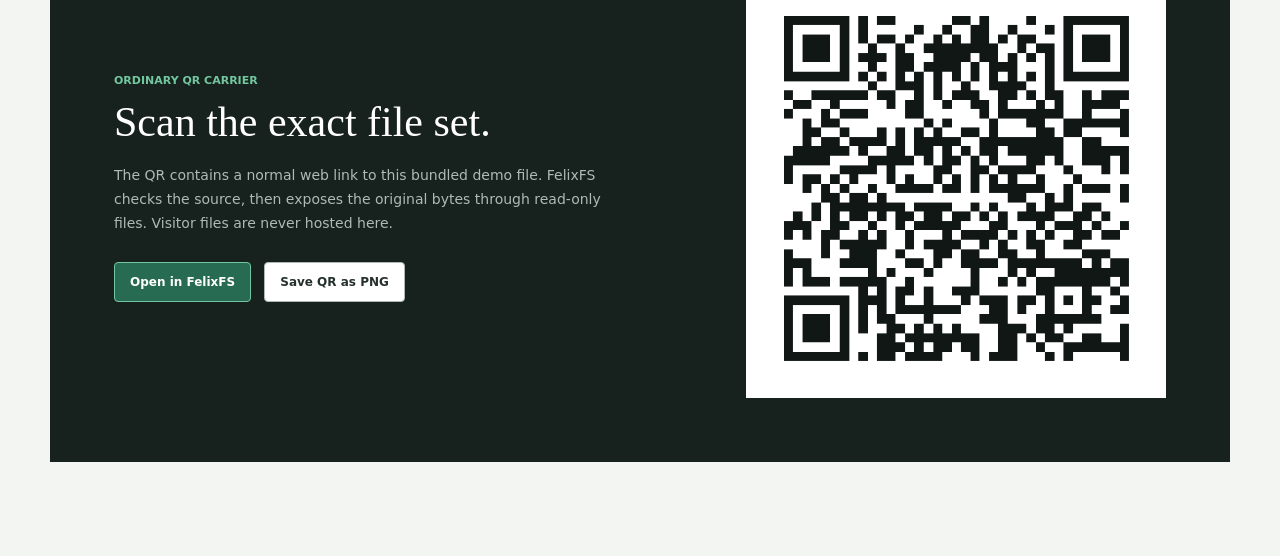
<file: open/image/index.html>
<!doctype html>
<html lang="en">
<head>
  <meta charset="utf-8">
  <meta name="viewport" content="width=device-width,initial-scale=1">
  <meta name="theme-color" content="#f3f5f2">
  <title>FelixQR Capacity Demo</title>
  <link rel="stylesheet" href="image.css?v=5">
</head>
<body>
  <header>
    <a href="../" aria-label="Back to FelixQR"><span>FQ</span> FelixQR</a>
    <nav aria-label="On this page">
      <a href="#demo">Demo</a>
      <a href="#capacity">Capacity</a>
      <a href="#mathematics">Mathematics</a>
      <a href="#build">Build</a>
    </nav>
  </header>

  <main>
    <section class="intro" id="demo" aria-labelledby="page-title">
      <div>
        <p class="eyebrow">FelixQR / exact file set</p>
        <h1 id="page-title">One scan opens exact files.</h1>
        <p id="status" aria-live="polite">Reading the exact file set...</p>
      </div>
      <dl>
        <div><dt>Exact file contents</dt><dd id="logical-size">...</dd></div>
        <div><dt>Files</dt><dd id="file-count">...</dd></div>
        <div><dt>Stored once</dt><dd id="model-size">...</dd></div>
        <div><dt>Carrier</dt><dd>1 QR</dd></div>
      </dl>
    </section>

    <section class="capacity-proof" id="capacity" aria-labelledby="capacity-title">
      <div class="capacity-proof-head">
        <div>
          <p class="eyebrow">Separate verified geometric sample</p>
          <h2 id="capacity-title">A drive you can seek through.</h2>
          <p>These figures belong to FelixQR's geometric sample, not the image set above. FelixFS generates only the bytes requested.</p>
        </div>
        <a href="../felix-sample.fx1" download>Get the sample Felix file</a>
      </div>
      <dl>
        <div><dt>Seekable file</dt><dd>1 TiB</dd><small>Read near its end without generating the whole file</small></div>
        <div><dt>Addressable output</dt><dd>2<sup>98</sup> bytes</dd><small>4 channels across 24 axes of 16 states</small></div>
        <div><dt>Verified dimensions</dt><dd>24</dd><small>Additional dimensions use the same addressing rule</small></div>
      </dl>
    </section>

    <section class="workspace" aria-label="Exact image and procedural directory">
      <figure>
        <img id="preview" width="1254" height="1254" alt="Exact image decoded from FelixQR">
        <figcaption>
          <span id="image-caption">Original image, byte-for-byte</span>
          <button id="save-image" type="button" disabled>Save original image</button>
        </figcaption>
      </figure>

      <div class="directory">
        <div class="directory-head">
          <div><small>FELIX:</small><strong>/files/</strong></div>
          <span>Read only</span>
        </div>
        <ol id="files" aria-label="Procedurally generated files"></ol>
        <p>The directory rule generates every name and maps every entry to one shared, exact image.</p>
      </div>
    </section>

    <section class="mathematics" id="mathematics" aria-labelledby="mathematics-title">
      <div class="section-heading">
        <div>
          <p class="eyebrow">The mathematics</p>
          <h2 id="mathematics-title">From a coordinate to an exact byte.</h2>
        </div>
        <p>FX1 is a compact description of a deterministic read-only volume. The geometry creates addressable output; literal bytes and corrections preserve files exactly where a rule alone cannot.</p>
      </div>
      <div class="math-grid">
        <div><h3>Package</h3><code>FX1 | base64url(FXB1) | crc32(FXB1)</code><p>FXB1 holds the file tree, geometry, VM program, and any required literal bytes.</p></div>
        <div><h3>Address space</h3><code>N = q &times; &prod; n<sub>j</sub></code><code>4 &times; 16<sup>24</sup> = 2<sup>98</sup> byte addresses</code><p>q is the channel count; each axis contributes its own number of states.</p></div>
        <div><h3>Coordinates</h3><code>c = A mod q; &nbsp; p = &lfloor;A / q&rfloor;</code><code>x<sub>j</sub> = p mod n<sub>j</sub>; &nbsp; p = &lfloor;p / n<sub>j</sub>&rfloor;</code><p>Iterating over the axes locates the requested channel and position without enumerating earlier bytes.</p></div>
        <div><h3>Rotation</h3><code>&theta;(s, r) = 2&pi;s / r</code><code>b = (s<sub>high</sub> &lt;&lt; 4) | s<sub>low</sub></code><p>Angular states are a representation of byte values, not extra information inserted into a QR.</p></div>
        <div><h3>Exact file compiler</h3><code>cell(y) = &lfloor;y / 256&rfloor;</code><code>F(y) = &Delta;(y) if present; otherwise M<sub>cell(y)</sub>(y mod 256)</code><p>Each cell can use a repeat, line, curve, XOR ramp, orbit, or exact literal. Matching models share branches.</p></div>
        <div><h3>This image set</h3><code>file<sub>t</sub> = B, &nbsp; t = 1 ... repeat</code><code>logical bytes = repeat &times; |B|</code><p>FQX1 stores the PNG once. Its QR carries a short link to the bundled, checksummed set.</p></div>
      </div>
      <p class="math-footnote">The decoder must reproduce every requested byte. A larger address space is not the same as storing that many independent bytes inside the QR.</p>
    </section>

    <section class="build" id="build" aria-labelledby="build-title">
      <div class="section-heading">
        <div>
          <p class="eyebrow">Make it yourself</p>
          <h2 id="build-title">Source, specification, and tests.</h2>
        </div>
        <p>The source package includes the Rust core, CLI, filesystem adapters, Android app source, protocol specification, and verification tests. It does not include a signing key or anyone's files.</p>
      </div>
      <div class="build-links">
        <a href="../../felixfs-source.zip" download><strong>Download complete source</strong><span>Rust, Android, adapters, tests, and build guide</span></a>
        <a href="https://github.com/FelixAGI/felixagi.github.io/blob/main/FELIXFS-SPEC.md"><strong>Read the FX1/FQX1 specification</strong><span>Binary layout, addressing, and decoding rules</span></a>
        <a href="https://github.com/FelixAGI/felixagi.github.io/blob/main/BUILD.md"><strong>Build and verify</strong><span>Required tools, commands, and test procedure</span></a>
      </div>
      <p class="source-note">The browser builder and QR bridge are in the <a href="https://github.com/FelixAGI/felixagi.github.io">public site source</a>.</p>
      <p class="build-command"><code>cargo test</code><code>cargo run -- demo demo</code></p>
    </section>

    <section class="carrier" id="scan" aria-labelledby="carrier-title">
      <div>
        <p class="eyebrow">Ordinary QR carrier</p>
        <h2 id="carrier-title">Scan the exact file set.</h2>
        <p>The QR contains a normal web link to this bundled demo file. FelixFS checks the source, then exposes the original bytes through read-only files. Visitor files are never hosted here.</p>
        <a class="button primary" id="open-app" hidden>Open in FelixFS</a>
        <button id="save-qr" type="button" disabled>Save QR as PNG</button>
      </div>
      <canvas id="qr" width="520" height="520" aria-label="QR code linking to the FelixQR exact image demonstration"></canvas>
    </section>
  </main>

  <script src="../qrcode.bundle.js?v=4"></script>
  <script src="image.js?v=5"></script>
</body>
</html>
</file>
<file: open/style.css>
:root {
  color-scheme: light;
  font-family: Inter, ui-sans-serif, system-ui, -apple-system, BlinkMacSystemFont, "Segoe UI", sans-serif;
  color: #18201d;
  background: #f3f5f2;
  font-synthesis: none;
}

* { box-sizing: border-box; }

body {
  margin: 0;
  min-width: 0;
  min-height: 100vh;
  background: #f3f5f2;
}

a { color: inherit; }

.topbar {
  min-height: 68px;
  padding: 0 5vw;
  display: flex;
  align-items: center;
  justify-content: space-between;
  gap: 24px;
  border-bottom: 1px solid #d8ded9;
  background: rgba(255, 255, 255, .82);
}

.brand {
  display: inline-flex;
  align-items: center;
  gap: 10px;
  color: #18201d;
  font-size: 17px;
  font-weight: 720;
  text-decoration: none;
}

.brand-mark {
  width: 34px;
  height: 34px;
  display: grid;
  place-items: center;
  border-radius: 4px;
  background: #18201d;
  color: #fff;
  font-size: 12px;
  letter-spacing: 0;
}

.topbar-actions,
.site-nav {
  display: flex;
  align-items: center;
}

.topbar-actions { gap: 30px; }
.site-nav { gap: 24px; }
.site-nav a {
  color: #596660;
  font-size: 13px;
  font-weight: 650;
  text-decoration: none;
}
.site-nav a:hover { color: #1e2a25; }

.bridge-state {
  display: inline-flex;
  align-items: center;
  gap: 8px;
  color: #53605b;
  font-size: 13px;
  font-weight: 650;
}

.bridge-state > span {
  width: 8px;
  height: 8px;
  border-radius: 50%;
  background: #32a16d;
  box-shadow: 0 0 0 3px #dff1e8;
}

main { min-height: calc(100vh - 132px); }

.workspace {
  width: min(1180px, calc(100% - 48px));
  margin: 0 auto;
  padding: 76px 0 68px;
  display: grid;
  grid-template-columns: minmax(0, 1.12fr) minmax(320px, .88fr);
  align-items: center;
  gap: clamp(52px, 8vw, 112px);
}

.content { max-width: 620px; }

.eyebrow {
  margin: 0 0 15px;
  color: #276c52;
  font-size: 12px;
  font-weight: 760;
  letter-spacing: .12em;
  text-transform: uppercase;
}

h1 {
  max-width: 610px;
  margin: 0;
  color: #16201c;
  font-family: Georgia, "Times New Roman", serif;
  font-size: 64px;
  font-weight: 500;
  line-height: 1.02;
  letter-spacing: 0;
}

h2 {
  margin: 0;
  color: #16201c;
  font-family: Georgia, "Times New Roman", serif;
  font-size: 46px;
  font-weight: 500;
  line-height: 1.08;
  letter-spacing: 0;
}

.lede {
  max-width: 540px;
  margin: 25px 0 0;
  color: #52605b;
  font-size: 18px;
  line-height: 1.65;
}

.lede.error { color: #9b3d36; }
.hero-actions { margin-top: 24px; display: flex; flex-wrap: wrap; gap: 8px; }

.metadata {
  max-width: 540px;
  margin: 30px 0 0;
  padding: 18px 0;
  display: grid;
  grid-template-columns: repeat(3, 1fr);
  border-top: 1px solid #d4dbd6;
  border-bottom: 1px solid #d4dbd6;
}

.metadata div { min-width: 0; }
.metadata div + div { padding-left: 18px; border-left: 1px solid #d4dbd6; }
.metadata dt { margin-bottom: 4px; color: #74807b; font-size: 11px; font-weight: 720; text-transform: uppercase; }
.metadata dd { margin: 0; overflow-wrap: anywhere; color: #1f2925; font-size: 14px; font-weight: 680; }

.actions,
.form-actions {
  display: flex;
  flex-wrap: wrap;
  gap: 10px;
}

.actions { margin-top: 26px; }

.button {
  min-height: 45px;
  padding: 0 18px;
  display: inline-flex;
  align-items: center;
  justify-content: center;
  border: 1px solid transparent;
  border-radius: 4px;
  font: inherit;
  font-size: 14px;
  font-weight: 700;
  text-decoration: none;
  cursor: pointer;
}

.button.primary { background: #276c52; color: #fff; }
.button.primary:hover { background: #205b45; }
.button.secondary { border-color: #b9c3bc; background: #fff; color: #26312d; }
.button.secondary:hover { border-color: #7e8b84; }
.button.tertiary { border-color: transparent; background: transparent; color: #52605b; }
.button.tertiary:hover { background: #e7ebe7; }

.button:focus-visible,
summary:focus-visible,
textarea:focus-visible,
.brand:focus-visible {
  outline: 3px solid rgba(74, 126, 232, .42);
  outline-offset: 3px;
}

.manual {
  max-width: 540px;
  margin-top: 26px;
  border-top: 1px solid #d4dbd6;
}

.manual summary {
  padding: 17px 0;
  color: #3f4c47;
  font-size: 14px;
  font-weight: 700;
  cursor: pointer;
}

.manual form { padding: 2px 0 4px; }
.manual label:not(.file-button) { display: block; margin-bottom: 8px; color: #53605b; font-size: 13px; font-weight: 650; }

textarea {
  width: 100%;
  min-height: 106px;
  resize: vertical;
  padding: 12px 14px;
  border: 1px solid #b9c3bc;
  border-radius: 4px;
  background: #fff;
  color: #1b2521;
  font: 13px/1.5 ui-monospace, SFMono-Regular, Consolas, monospace;
}

.form-actions { margin-top: 10px; }
#payload-file,
#builder-files { position: absolute; width: 1px; height: 1px; overflow: hidden; clip: rect(0, 0, 0, 0); }
.form-message { min-height: 21px; margin: 9px 0 0; color: #9b3d36; font-size: 13px; }

.carrier { margin: 0; min-width: 0; }

.qr-frame {
  aspect-ratio: 1;
  padding: clamp(20px, 3vw, 34px);
  border: 1px solid #d5dcd7;
  border-radius: 6px;
  background: #fff;
  box-shadow: 0 18px 48px rgba(31, 46, 39, .09);
}

.qr-frame img { width: 100%; height: 100%; display: block; object-fit: contain; image-rendering: pixelated; }

figcaption {
  padding: 13px 2px 0;
  display: flex;
  justify-content: space-between;
  gap: 16px;
  color: #68746f;
  font-size: 12px;
}

.facts {
  display: grid;
  grid-template-columns: repeat(4, 1fr);
  border-top: 1px solid #d8ded9;
  border-bottom: 1px solid #d8ded9;
  background: #e8ece8;
}

.facts div { min-height: 106px; padding: 24px 5vw; }
.facts div + div { border-left: 1px solid #d1d8d3; }
.facts strong, .facts span { display: block; }
.facts strong { margin-bottom: 6px; color: #202b27; font-size: 14px; }
.facts span { color: #69756f; font-size: 12px; line-height: 1.45; }

.builder {
  padding: 96px 0 104px;
  border-bottom: 1px solid #d8ded9;
  background: #f8faf8;
}

.builder-heading { margin-bottom: 34px; }

.local-notice {
  min-height: 48px;
  padding: 0 16px;
  display: flex;
  align-items: center;
  gap: 10px;
  border-top: 1px solid #cfd8d2;
  border-bottom: 1px solid #cfd8d2;
  color: #617069;
  font-size: 12px;
}

.local-notice > span:first-child { width: 8px; height: 8px; flex: 0 0 auto; border-radius: 50%; background: #32a16d; }
.local-notice strong { color: #2b3832; }

.builder-grid {
  margin-top: 32px;
  display: grid;
  grid-template-columns: minmax(0, 1.08fr) minmax(360px, .92fr);
  align-items: start;
  gap: 24px;
}

.file-manager,
.builder-output {
  min-width: 0;
  min-height: 440px;
  padding: 26px;
  border: 1px solid #d0d8d2;
  border-radius: 6px;
  background: #fff;
}

.tool-header {
  display: flex;
  align-items: flex-start;
  justify-content: space-between;
  gap: 20px;
  padding-bottom: 20px;
  border-bottom: 1px solid #d9dfda;
}

.tool-label { margin: 0 0 6px; color: #74817b; font-size: 10px; font-weight: 770; letter-spacing: .11em; text-transform: uppercase; }
.tool-header h3 { margin: 0; color: #202b27; font-size: 22px; }
.file-summary { text-align: right; }
.file-summary strong, .file-summary span { display: block; }
.file-summary strong { color: #2f3b36; font-size: 13px; }
.file-summary span { margin-top: 3px; color: #7a8580; font-size: 11px; }

.manager-actions,
.result-actions { display: flex; flex-wrap: wrap; gap: 8px; }
.manager-actions { margin-top: 20px; }
.files-empty { margin: 46px auto; max-width: 390px; color: #7a8580; font-size: 13px; line-height: 1.65; text-align: center; }
.managed-files { margin: 22px 0 0; padding: 0; max-height: 300px; overflow: auto; border-top: 1px solid #d9dfda; list-style: none; }
.managed-file { min-height: 58px; padding: 9px 4px; display: flex; align-items: center; justify-content: space-between; gap: 20px; border-bottom: 1px solid #e0e5e1; }
.managed-file > span { min-width: 0; }
.managed-file strong, .managed-file small { display: block; overflow: hidden; text-overflow: ellipsis; white-space: nowrap; }
.managed-file strong { color: #2b3732; font-size: 13px; }
.managed-file small { margin-top: 3px; color: #87918c; font-size: 11px; }
.remove-file { padding: 7px; border: 0; background: transparent; color: #8b4b45; font: inherit; font-size: 12px; font-weight: 680; cursor: pointer; }
.remove-file:hover { color: #652d28; }
.builder-message { min-height: 20px; margin: 18px 0 0; color: #6c7872; font-size: 12px; }

.output-intro { margin: 22px 0 0; color: #68746f; font-size: 13px; line-height: 1.65; }
.app-requirement { margin: 13px 0 0; color: #596861; font-size: 12px; line-height: 1.55; }
.app-requirement a { color: #276c52; font-weight: 730; text-underline-offset: 3px; }
.build-button { width: 100%; margin-top: 20px; }
.button:disabled { cursor: not-allowed; opacity: .48; }
.button[aria-disabled="true"] { pointer-events: none; cursor: not-allowed; opacity: .48; }
.builder-result { margin-top: 24px; padding-top: 24px; border-top: 1px solid #d9dfda; }
.builder-result canvas { width: min(100%, 360px); height: auto; margin: 0 auto 20px; display: block; border: 1px solid #d6ddd8; background: #fff; image-rendering: pixelated; }
.builder-result > p { margin: 0; color: #52605a; font-size: 13px; line-height: 1.6; }
.builder-result dl { margin: 18px 0; display: grid; grid-template-columns: repeat(4, 1fr); border-top: 1px solid #d9dfda; border-bottom: 1px solid #d9dfda; }
.builder-result dl div { padding: 13px 0; }
.builder-result dl div + div { padding-left: 18px; border-left: 1px solid #d9dfda; }
.builder-result dt { color: #7b8681; font-size: 10px; font-weight: 730; text-transform: uppercase; }
.builder-result dd { margin: 4px 0 0; color: #26322d; font-size: 13px; font-weight: 700; }

.section-inner {
  width: min(1180px, calc(100% - 48px));
  margin: 0 auto;
}

.capacity {
  padding: 108px 0 96px;
  background: #fff;
}

.capacity-grid {
  display: grid;
  grid-template-columns: minmax(0, .9fr) minmax(0, 1.1fr);
  align-items: end;
  gap: 78px;
}

.section-intro > p:not(.eyebrow) {
  max-width: 560px;
  margin: 22px 0 0;
  color: #5d6964;
  font-size: 16px;
  line-height: 1.7;
}

.text-link {
  display: inline-block;
  margin-top: 25px;
  color: #276c52;
  font-size: 14px;
  font-weight: 750;
  text-underline-offset: 4px;
}

.capacity-readout {
  min-width: 0;
  padding: 8px 0 8px 44px;
  border-left: 1px solid #d5dcd7;
}

.power,
.capacity-label,
.capacity-readout output { display: block; }
.power { color: #276c52; font-family: Georgia, "Times New Roman", serif; font-size: 88px; line-height: .9; }
.power sup { font-size: 34px; vertical-align: top; }
.capacity-label { margin-top: 14px; color: #27332e; font-size: 18px; font-weight: 760; }
.capacity-readout output { margin-top: 12px; overflow-wrap: anywhere; color: #6a7670; font: 14px/1.55 ui-monospace, SFMono-Regular, Consolas, monospace; }

.pipeline {
  margin-top: 76px;
  display: grid;
  grid-template-columns: repeat(4, 1fr);
  border-top: 1px solid #d6ddd8;
  border-bottom: 1px solid #d6ddd8;
}

.pipeline > div {
  min-width: 0;
  padding: 28px 28px 30px 0;
}

.pipeline > div + div { padding-left: 28px; border-left: 1px solid #d6ddd8; }
.pipeline .step { display: block; margin-bottom: 36px; color: #8a9690; font: 12px/1 ui-monospace, SFMono-Regular, Consolas, monospace; }
.pipeline strong { display: block; color: #202b27; font-size: 17px; }
.pipeline p { margin: 10px 0 0; color: #68746f; font-size: 13px; line-height: 1.6; }
code { font: .92em ui-monospace, SFMono-Regular, Consolas, monospace; }

.capacity-note {
  margin-top: 34px;
  padding: 20px 24px;
  display: grid;
  grid-template-columns: 180px 1fr;
  gap: 24px;
  border-left: 3px solid #276c52;
  background: #eef3ef;
}

.capacity-note strong { color: #26322d; font-size: 14px; }
.capacity-note p { margin: 0; color: #5c6863; font-size: 13px; line-height: 1.65; }

.volume-showcase {
  padding: 106px 0;
  background: #18201d;
  color: #dce5df;
}

.volume-grid {
  display: grid;
  grid-template-columns: minmax(0, .9fr) minmax(420px, 1.1fr);
  align-items: center;
  gap: 92px;
}

.eyebrow.light { color: #74c7a0; }
.volume-showcase h2 { color: #f5f8f6; }
.volume-showcase p:not(.eyebrow) { max-width: 520px; margin: 22px 0 0; color: #aebbb4; font-size: 16px; line-height: 1.7; }
.feature-list { margin: 28px 0 0; padding: 0; display: grid; gap: 11px; list-style: none; }
.feature-list li { position: relative; padding-left: 20px; color: #d8e0db; font-size: 14px; }
.feature-list li::before { position: absolute; left: 0; content: "+"; color: #74c7a0; font-weight: 800; }

.file-browser {
  border: 1px solid #46514c;
  border-radius: 6px;
  overflow: hidden;
  background: #202925;
  box-shadow: 0 24px 64px rgba(0, 0, 0, .22);
}

.file-browser-bar,
.file-row {
  min-height: 50px;
  padding: 0 20px;
  display: grid;
  align-items: center;
  border-bottom: 1px solid #36413c;
}

.file-browser-bar { grid-template-columns: 20px 1fr auto; color: #aebbb4; font: 12px ui-monospace, SFMono-Regular, Consolas, monospace; }
.file-browser-bar > span:first-child { width: 8px; height: 8px; border-radius: 50%; background: #74c7a0; }
.file-browser-bar > span:last-child { color: #74c7a0; }
.file-row { grid-template-columns: 1fr auto; gap: 20px; font: 13px ui-monospace, SFMono-Regular, Consolas, monospace; }
.file-row:last-child { border-bottom: 0; }
.file-row small { color: #829088; font: inherit; }
.file-row.directory { color: #8ed5b1; }
.file-row.nested { padding-left: 42px; color: #c1ccc6; }

.system {
  padding: 106px 0;
  background: #e9edef;
}

.system-heading { margin-bottom: 66px; }

.system-pair {
  display: grid;
  grid-template-columns: repeat(2, 1fr);
  border-top: 1px solid #c7d0d3;
  border-bottom: 1px solid #c7d0d3;
}

.system-pair > section { min-width: 0; padding: 40px 50px 42px 0; }
.system-pair > section + section { padding-right: 0; padding-left: 50px; border-left: 1px solid #c7d0d3; }
.system-label { margin: 0 0 12px; color: #65757b; font-size: 11px; font-weight: 760; text-transform: uppercase; letter-spacing: .12em; }
.system-pair h3 { margin: 0; color: #1e292d; font: 34px/1.1 Georgia, "Times New Roman", serif; }
.system-pair ul { margin: 34px 0 0; padding: 0; list-style: none; }
.system-pair li { padding: 16px 0; display: grid; grid-template-columns: minmax(150px, .75fr) minmax(0, 1.25fr); gap: 24px; border-top: 1px solid #cdd5d7; }
.system-pair li strong { color: #273337; font-size: 14px; }
.system-pair li span { color: #627177; font-size: 13px; line-height: 1.55; }

.platform-detail {
  margin-top: 64px;
  display: grid;
  grid-template-columns: repeat(3, 1fr);
  border-top: 1px solid #c7d0d3;
  border-bottom: 1px solid #c7d0d3;
}

.platform-detail article { min-width: 0; padding: 29px 32px 32px 0; }
.platform-detail article + article { padding-left: 32px; border-left: 1px solid #c7d0d3; }
.platform-detail article > span { color: #39745f; font-size: 11px; font-weight: 770; text-transform: uppercase; letter-spacing: .1em; }
.platform-detail h3 { margin: 13px 0 0; color: #253136; font-size: 18px; }
.platform-detail p { margin: 11px 0 0; color: #65747a; font-size: 13px; line-height: 1.65; }

.included-strip {
  margin-top: 42px;
  display: grid;
  grid-template-columns: repeat(6, 1fr);
  border: 1px solid #c7d0d3;
  background: rgba(255, 255, 255, .36);
}

.included-strip span { min-height: 62px; padding: 0 13px; display: grid; place-items: center; color: #4f6066; font-size: 12px; font-weight: 680; text-align: center; }
.included-strip span { border-left: 1px solid #c7d0d3; }
.included-strip span:nth-child(6n + 1) { border-left: 0; }
.included-strip span:nth-child(n + 7) { border-top: 1px solid #c7d0d3; }

.mathematics {
  padding: 106px 0 96px;
  background: #17211d;
  color: #e8efeb;
}

.mathematics .eyebrow { color: #73c69f; }
.mathematics h2 { max-width: 650px; color: #f5f8f6; }
.math-heading > p { color: #aebbb5; }
.math-heading strong { color: #eaf7f0; font-weight: 760; }

.math-sequence {
  margin: 68px 0 0;
  padding: 0;
  border-top: 1px solid #425049;
  list-style: none;
}

.math-step {
  display: grid;
  grid-template-columns: 58px minmax(190px, .62fr) minmax(0, 1.38fr);
  gap: 30px;
  padding: 29px 0;
  border-bottom: 1px solid #425049;
}

.math-index {
  padding-top: 3px;
  color: #73c69f;
  font: 12px/1.5 ui-monospace, SFMono-Regular, Consolas, monospace;
}

.math-copy h3 {
  margin: 0;
  color: #f4f7f5;
  font-size: 16px;
  font-weight: 740;
}

.math-copy p {
  margin: 10px 0 0;
  color: #aebbb5;
  font-size: 13px;
  line-height: 1.65;
}

.equation {
  min-width: 0;
  padding-left: 28px;
  border-left: 1px solid #425049;
}

.equation code {
  display: block;
  color: #eef6f1;
  font: 14px/1.75 ui-monospace, SFMono-Regular, Consolas, monospace;
  white-space: normal;
  overflow-wrap: anywhere;
}

.equation code + code { margin-top: 4px; }
.equation small {
  display: block;
  margin-top: 10px;
  color: #91a198;
  font-size: 11px;
  line-height: 1.6;
}

.math-proof {
  margin: 56px 0 0;
  display: grid;
  grid-template-columns: repeat(4, 1fr);
  border-top: 1px solid #56645d;
  border-bottom: 1px solid #56645d;
}

.math-proof div { min-width: 0; padding: 22px 24px; }
.math-proof div:first-child { padding-left: 0; }
.math-proof div + div { border-left: 1px solid #56645d; }
.math-proof dt { color: #73c69f; font: 24px/1.1 Georgia, "Times New Roman", serif; }
.math-proof dd { margin: 7px 0 0; color: #aebbb5; font-size: 11px; }

.architecture {
  padding: 106px 0;
  background: #f3f5f2;
}

.section-heading {
  display: grid;
  grid-template-columns: 1fr 360px;
  align-items: end;
  gap: 60px;
}

.section-heading > p { margin: 0 0 4px; color: #65716c; font-size: 15px; line-height: 1.65; }
.stage-list { margin: 64px 0 0; padding: 0; display: grid; grid-template-columns: repeat(4, 1fr); border-top: 1px solid #cfd7d1; list-style: none; counter-reset: stages; }
.stage-list li { min-width: 0; padding: 26px 28px 0 0; counter-increment: stages; }
.stage-list li + li { padding-left: 28px; border-left: 1px solid #cfd7d1; }
.stage-list span { display: block; color: #26322d; font-size: 17px; font-weight: 760; }
.stage-list span::before { content: "0" counter(stages) "  "; color: #2e8060; font: 12px ui-monospace, SFMono-Regular, Consolas, monospace; }
.stage-list p { margin: 12px 0 0; color: #65716c; font-size: 13px; line-height: 1.65; }

.verification {
  padding: 106px 0 96px;
  border-top: 1px solid #d8ded9;
  background: #fff;
}

.verification-grid { display: grid; grid-template-columns: minmax(0, 1fr) minmax(460px, 1fr); align-items: end; gap: 88px; }
.verification-stats { margin: 0; display: grid; grid-template-columns: repeat(2, 1fr); border-top: 1px solid #d3dad5; }
.verification-stats div { padding: 23px 0; border-bottom: 1px solid #d3dad5; }
.verification-stats div:nth-child(even) { padding-left: 25px; border-left: 1px solid #d3dad5; }
.verification-stats dt { color: #276c52; font: 26px/1.1 Georgia, "Times New Roman", serif; }
.verification-stats dd { margin: 7px 0 0; color: #6c7772; font-size: 12px; }

.platforms { margin-top: 58px; display: grid; grid-template-columns: repeat(6, 1fr); border-top: 1px solid #d3dad5; border-bottom: 1px solid #d3dad5; }
.platforms span { min-height: 64px; padding: 0 14px; display: grid; place-items: center; color: #4e5b55; font-size: 12px; font-weight: 680; text-align: center; }
.platforms span + span { border-left: 1px solid #d3dad5; }

footer {
  min-height: 64px;
  padding: 0 5vw;
  display: flex;
  align-items: center;
  justify-content: space-between;
  gap: 24px;
  color: #75807b;
  font-size: 12px;
}

[hidden] { display: none !important; }

@media (max-width: 820px) {
  .site-nav { display: none; }
  .workspace { width: min(680px, calc(100% - 36px)); padding: 54px 0; grid-template-columns: 1fr; gap: 46px; }
  .content { max-width: none; }
  h1 { max-width: 560px; font-size: 52px; }
  h2 { font-size: 40px; }
  .carrier { width: min(100%, 500px); }
  .facts { grid-template-columns: repeat(2, 1fr); }
  .facts div:nth-child(3) { border-left: 0; border-top: 1px solid #d1d8d3; }
  .facts div:nth-child(4) { border-top: 1px solid #d1d8d3; }
  .section-inner { width: min(680px, calc(100% - 36px)); }
  .builder, .capacity, .volume-showcase, .system, .mathematics, .architecture, .verification { padding: 76px 0; }
  .builder-grid { grid-template-columns: 1fr; }
  .file-manager, .builder-output { min-height: auto; }
  .capacity-grid, .volume-grid, .verification-grid { grid-template-columns: 1fr; gap: 50px; }
  .capacity-readout { padding-left: 32px; }
  .pipeline, .stage-list { grid-template-columns: repeat(2, 1fr); }
  .pipeline > div:nth-child(3) { padding-left: 0; border-top: 1px solid #d6ddd8; border-left: 0; }
  .pipeline > div:nth-child(4) { border-top: 1px solid #d6ddd8; }
  .volume-grid { grid-template-columns: 1fr; }
  .section-heading { grid-template-columns: 1fr; gap: 22px; }
  .system-pair { grid-template-columns: 1fr; }
  .system-pair > section, .system-pair > section + section { padding: 34px 0; border-left: 0; }
  .system-pair > section + section { border-top: 1px solid #c7d0d3; }
  .platform-detail { grid-template-columns: 1fr; }
  .platform-detail article, .platform-detail article + article { padding: 26px 0; border-left: 0; }
  .platform-detail article + article { border-top: 1px solid #c7d0d3; }
  .included-strip { grid-template-columns: repeat(3, 1fr); }
  .included-strip span:nth-child(3n + 1) { border-left: 0; }
  .included-strip span:nth-child(n + 4) { border-top: 1px solid #c7d0d3; }
  .math-step { grid-template-columns: 44px minmax(0, 1fr); gap: 20px; }
  .equation { grid-column: 2; padding: 18px 0 0; border-top: 1px solid #425049; border-left: 0; }
  .math-proof { grid-template-columns: repeat(2, 1fr); }
  .math-proof div:nth-child(3) { padding-left: 0; border-top: 1px solid #56645d; border-left: 0; }
  .math-proof div:nth-child(4) { border-top: 1px solid #56645d; }
  .stage-list li:nth-child(3) { padding-left: 0; border-top: 1px solid #cfd7d1; border-left: 0; }
  .stage-list li:nth-child(4) { border-top: 1px solid #cfd7d1; }
  .verification-grid { grid-template-columns: 1fr; }
  .platforms { grid-template-columns: repeat(3, 1fr); }
  .platforms span:nth-child(4) { border-top: 1px solid #d3dad5; border-left: 0; }
  .platforms span:nth-child(5), .platforms span:nth-child(6) { border-top: 1px solid #d3dad5; }
}

@media (max-width: 480px) {
  .topbar { min-height: 60px; padding: 0 18px; }
  .topbar-actions { gap: 12px; }
  .bridge-state { font-size: 0; }
  .workspace { width: calc(100% - 32px); padding: 42px 0 46px; gap: 36px; }
  h1 { font-size: 42px; }
  .lede { margin-top: 20px; font-size: 16px; }
  .metadata { grid-template-columns: 1fr; }
  .metadata div + div { margin-top: 12px; padding: 12px 0 0; border-top: 1px solid #d4dbd6; border-left: 0; }
  .actions .button, .form-actions .button { width: 100%; }
  .hero-actions .button { width: 100%; }
  figcaption { flex-direction: column; gap: 3px; }
  .facts { grid-template-columns: 1fr; }
  .facts div { min-height: 88px; padding: 20px 24px; }
  .facts div + div, .facts div:nth-child(3) { border-top: 1px solid #d1d8d3; border-left: 0; }
  .section-inner { width: calc(100% - 32px); }
  .builder, .capacity, .volume-showcase, .system, .mathematics, .architecture, .verification { padding: 62px 0; }
  .local-notice { padding: 12px 0; align-items: flex-start; flex-wrap: wrap; }
  .local-notice > span:last-child { width: calc(100% - 18px); margin-left: 18px; }
  .file-manager, .builder-output { padding: 20px; }
  .builder-result dl { grid-template-columns: repeat(2, 1fr); }
  .builder-result dl div:nth-child(odd) { padding-left: 0; border-left: 0; }
  .builder-result dl div:nth-child(n + 3) { border-top: 1px solid #d9dfda; }
  .manager-actions .button, .result-actions .button { width: 100%; }
  h2 { font-size: 36px; }
  .capacity-readout { padding: 0; border-left: 0; }
  .power { font-size: 72px; }
  .capacity-readout output { font-size: 11px; }
  .pipeline, .stage-list { grid-template-columns: 1fr; }
  .pipeline > div, .pipeline > div + div, .pipeline > div:nth-child(3) { padding: 23px 0; border-top: 1px solid #d6ddd8; border-left: 0; }
  .pipeline > div:first-child { border-top: 0; }
  .pipeline .step { margin-bottom: 18px; }
  .capacity-note { grid-template-columns: 1fr; gap: 9px; }
  .volume-grid { gap: 38px; }
  .file-browser-bar, .file-row { padding: 0 14px; }
  .file-row { font-size: 11px; }
  .file-row.nested { padding-left: 26px; }
  .system-heading { margin-bottom: 44px; }
  .system-pair li { grid-template-columns: 1fr; gap: 7px; }
  .included-strip { grid-template-columns: repeat(2, 1fr); }
  .included-strip span { border-left: 1px solid #c7d0d3; }
  .included-strip span:nth-child(2n + 1) { border-left: 0; }
  .included-strip span:nth-child(n + 3) { border-top: 1px solid #c7d0d3; }
  .math-sequence { margin-top: 46px; }
  .math-step { grid-template-columns: 32px minmax(0, 1fr); gap: 14px; padding: 24px 0; }
  .equation { grid-column: 1 / -1; padding-top: 16px; }
  .equation code { font-size: 12px; line-height: 1.75; }
  .math-proof { margin-top: 40px; }
  .math-proof div { padding: 18px 12px; }
  .math-proof div:nth-child(odd) { padding-left: 0; }
  .math-proof dt { font-size: 21px; }
  .stage-list li, .stage-list li + li, .stage-list li:nth-child(3) { padding: 22px 0; border-top: 1px solid #cfd7d1; border-left: 0; }
  .stage-list li:first-child { border-top: 0; }
  .verification-stats { grid-template-columns: 1fr; }
  .verification-stats div:nth-child(even) { padding-left: 0; border-left: 0; }
  .platforms { grid-template-columns: repeat(2, 1fr); }
  .platforms span:nth-child(3), .platforms span:nth-child(5) { border-top: 1px solid #d3dad5; border-left: 0; }
  .platforms span:nth-child(4) { border-left: 1px solid #d3dad5; }
  footer { padding: 18px; align-items: flex-start; flex-direction: column; gap: 6px; }
}
</file>
<file: open/image/image.css>
:root {
  color: #18201d;
  background: #f3f5f2;
  font-family: Inter, ui-sans-serif, system-ui, -apple-system, BlinkMacSystemFont, "Segoe UI", sans-serif;
  font-synthesis: none;
}

* { box-sizing: border-box; }
body { margin: 0; min-width: 0; }

header {
  min-height: 68px;
  padding: 0 5vw;
  display: flex;
  align-items: center;
  justify-content: space-between;
  border-bottom: 1px solid #d8ded9;
  background: #fff;
}

header a { display: flex; align-items: center; gap: 10px; color: inherit; font-weight: 750; text-decoration: none; }
header a span { width: 34px; height: 34px; display: grid; place-items: center; border-radius: 4px; background: #18201d; color: #fff; font-size: 12px; }
header nav { display: flex; align-items: center; gap: 24px; }
header nav a { color: #52615a; font-size: 12px; font-weight: 650; }
header nav a:hover, .capacity-proof-head a:hover, .build-links a:hover { color: #276c52; }

main { width: min(1180px, calc(100% - 48px)); margin: 0 auto; }
.intro { padding: 62px 0 46px; display: grid; grid-template-columns: minmax(0, 1fr) minmax(500px, .85fr); align-items: end; gap: 42px; }
.eyebrow { margin: 0 0 14px; color: #276c52; font-size: 11px; font-weight: 780; text-transform: uppercase; }
h1, h2 { margin: 0; font: 500 52px/1.04 Georgia, "Times New Roman", serif; }
h2 { font-size: 42px; }
#status { margin: 20px 0 0; color: #66736d; line-height: 1.6; }

dl { margin: 0; display: grid; grid-template-columns: repeat(4, 1fr); border-top: 1px solid #cfd7d1; border-bottom: 1px solid #cfd7d1; }
dl div { padding: 19px 18px; }
dl div:first-child { padding-left: 0; }
dl div + div { border-left: 1px solid #cfd7d1; }
dt { color: #75817b; font-size: 10px; font-weight: 750; text-transform: uppercase; }
dd { margin: 7px 0 0; color: #203029; font-size: 15px; font-weight: 760; }

.section-heading { display: flex; justify-content: space-between; align-items: end; gap: 48px; }
.section-heading > div { max-width: 610px; }
.section-heading > p, .capacity-proof-head p:not(.eyebrow) { max-width: 440px; margin: 0; color: #66736d; font-size: 14px; line-height: 1.7; }
.capacity-proof { padding: 68px 0; border-bottom: 1px solid #cfd7d1; }
.capacity-proof-head { display: flex; justify-content: space-between; align-items: end; gap: 32px; }
.capacity-proof-head h2 { margin-bottom: 17px; }
.capacity-proof-head a { flex: none; color: #276c52; font-size: 13px; font-weight: 750; text-underline-offset: 4px; }
.capacity-proof dl { margin-top: 32px; grid-template-columns: repeat(3, minmax(0, 1fr)); }
.capacity-proof dl div { padding: 22px 28px; }
.capacity-proof dl div:first-child { padding-left: 0; }
.capacity-proof dd { font: 500 38px/1.1 Georgia, "Times New Roman", serif; }
.capacity-proof dd sup { font-size: .55em; }
.capacity-proof small { display: block; max-width: 245px; margin-top: 9px; color: #6c7872; font-size: 11px; line-height: 1.5; }

.mathematics, .build { padding: 80px 0; border-bottom: 1px solid #cfd7d1; }
.math-grid { display: grid; grid-template-columns: repeat(2, minmax(0, 1fr)); margin-top: 34px; border-top: 1px solid #cfd7d1; }
.math-grid > div { min-width: 0; padding: 24px 30px 26px 0; border-bottom: 1px solid #cfd7d1; }
.math-grid > div:nth-child(even) { padding-left: 30px; border-left: 1px solid #cfd7d1; }
.math-grid h3 { margin: 0 0 15px; font-size: 14px; }
.math-grid code { display: block; width: fit-content; max-width: 100%; margin: 0 0 7px; color: #203029; font: 13px/1.5 ui-monospace, SFMono-Regular, Consolas, monospace; overflow-wrap: anywhere; }
.math-grid p, .math-footnote { margin: 15px 0 0; color: #68766f; font-size: 12px; line-height: 1.65; }
.math-footnote { max-width: 760px; margin-top: 25px; }
.build-links { display: grid; grid-template-columns: repeat(3, minmax(0, 1fr)); margin-top: 34px; border-top: 1px solid #cfd7d1; border-bottom: 1px solid #cfd7d1; }
.build-links a { min-width: 0; padding: 22px 24px; color: #203029; text-decoration: none; }
.build-links a:first-child { padding-left: 0; }
.build-links a + a { border-left: 1px solid #cfd7d1; }
.build-links strong, .build-links span { display: block; }
.build-links strong { font-size: 14px; }
.build-links span { margin-top: 7px; color: #74807a; font-size: 11px; line-height: 1.5; }
.source-note { margin: 18px 0 0; color: #68766f; font-size: 12px; line-height: 1.6; }
.source-note a { color: #276c52; text-underline-offset: 3px; }
.build-command { display: flex; flex-wrap: wrap; gap: 10px; margin: 22px 0 0; }
.build-command code { padding: 8px 10px; background: #e8ede9; color: #263b30; font-size: 12px; }

.workspace { display: grid; grid-template-columns: minmax(0, 1.35fr) minmax(300px, .65fr); border-top: 1px solid #cfd7d1; border-bottom: 1px solid #cfd7d1; }
figure { min-width: 0; margin: 0; padding: 36px 42px 36px 0; }
#preview { width: 100%; height: auto; display: block; aspect-ratio: auto; object-fit: contain; background: #101713; }
figcaption { min-height: 54px; display: flex; align-items: end; justify-content: space-between; gap: 18px; color: #66736d; font-size: 12px; }

button, .button { min-height: 40px; padding: 0 15px; display: inline-flex; align-items: center; justify-content: center; border: 1px solid #aeb9b2; border-radius: 4px; background: #fff; color: #26312d; font: inherit; font-size: 12px; font-weight: 720; text-decoration: none; cursor: pointer; }
.button.primary { margin-right: 8px; border-color: #73c69f; background: #276c52; color: #fff; }
button:disabled { color: #98a19c; cursor: default; }

.directory { min-width: 0; padding: 36px 0 36px 42px; border-left: 1px solid #cfd7d1; }
.directory-head { height: 48px; display: flex; align-items: start; justify-content: space-between; border-bottom: 1px solid #cfd7d1; }
.directory-head div { display: flex; gap: 8px; }
.directory-head small { color: #438168; font-weight: 780; }
.directory-head span { color: #74807a; font-size: 11px; }
.directory ol { margin: 0; padding: 0; list-style: none; }
.directory li { min-height: 38px; display: flex; align-items: center; justify-content: space-between; border-bottom: 1px solid #e0e5e1; color: #334039; font: 12px ui-monospace, SFMono-Regular, Consolas, monospace; }
.directory li span { color: #7a857f; font-family: Inter, ui-sans-serif, system-ui, sans-serif; }
.directory p { margin: 18px 0 0; color: #74807a; font-size: 11px; line-height: 1.6; }

.carrier { margin: 92px 0; padding: 64px; display: grid; grid-template-columns: 1fr 420px; align-items: center; gap: 90px; background: #17211d; color: #eaf1ed; }
.carrier > div { min-width: 0; }
.carrier .eyebrow { color: #73c69f; }
.carrier h2 { color: #fff; }
.carrier p:not(.eyebrow) { max-width: 500px; margin: 20px 0 26px; color: #aebbb5; font-size: 14px; line-height: 1.7; }
#qr { width: 100% !important; height: auto !important; display: block; background: #fff; }

@media (max-width: 820px) {
  main { width: min(680px, calc(100% - 36px)); }
  .intro { grid-template-columns: 1fr; gap: 34px; }
  .section-heading, .capacity-proof-head { align-items: start; flex-direction: column; gap: 16px; }
  .workspace { grid-template-columns: 1fr; }
  figure { padding-right: 0; }
  .directory { padding-left: 0; border-top: 1px solid #cfd7d1; border-left: 0; }
  .carrier { padding: 42px; grid-template-columns: minmax(0, 1fr); gap: 42px; }
  #qr { min-width: 0; max-width: 420px; }
}

@media (max-width: 480px) {
  header { min-height: 60px; padding: 0 16px; }
  header nav { gap: 10px; }
  header nav a { font-size: 10px; }
  header nav a:first-child { display: none; }
  main { width: calc(100% - 32px); }
  .intro { padding: 48px 0 38px; }
  h1 { font-size: 40px; }
  h2 { font-size: 34px; }
  .intro dl { grid-template-columns: repeat(2, minmax(0, 1fr)); }
  .intro dl div { padding: 14px 8px; }
  .intro dl div:nth-child(odd) { padding-left: 0; border-left: 0; }
  .intro dl div:nth-child(n + 3) { border-top: 1px solid #cfd7d1; }
  .capacity-proof { padding: 52px 0; }
  .capacity-proof dl, .math-grid, .build-links { grid-template-columns: 1fr; }
  .capacity-proof dl div, .capacity-proof dl div:first-child { padding: 15px 0; }
  .capacity-proof dl div + div { border-top: 1px solid #cfd7d1; border-left: 0; }
  .mathematics, .build { padding: 56px 0; }
  .math-grid > div, .math-grid > div:nth-child(even) { padding: 21px 0; border-left: 0; }
  .build-links a, .build-links a:first-child { padding: 19px 0; }
  .build-links a + a { border-top: 1px solid #cfd7d1; border-left: 0; }
  figcaption { padding: 14px 0; align-items: stretch; flex-direction: column; }
  .carrier { margin: 62px -16px 0; padding: 42px 16px; }
}
</file>
